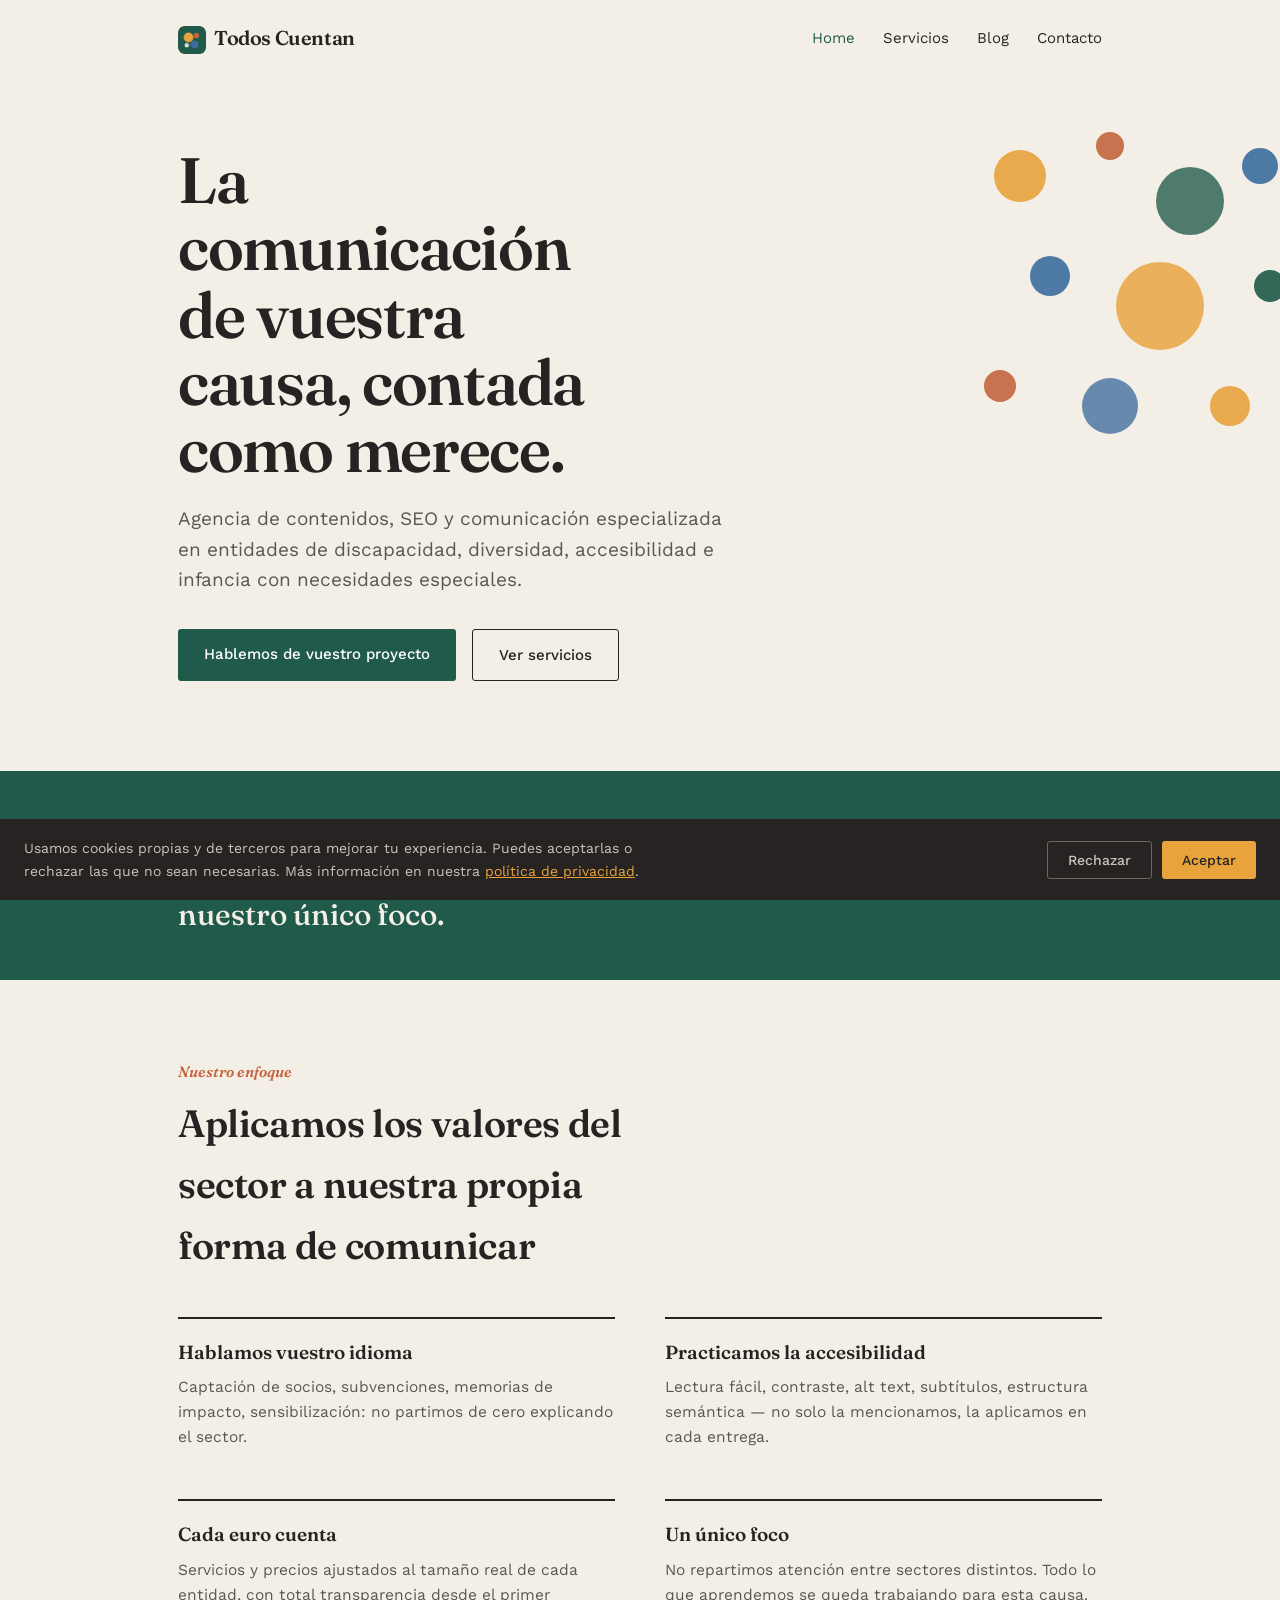
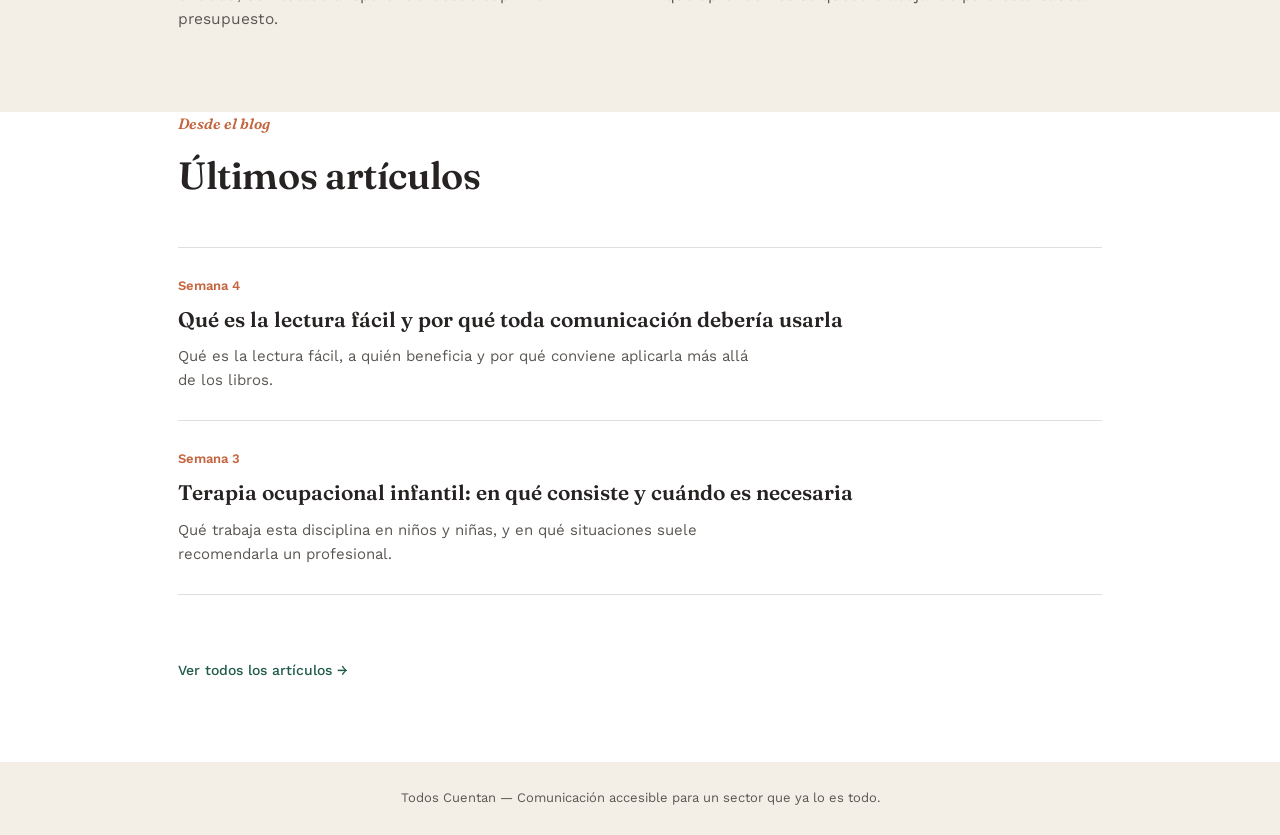
<file: index.html>
<!DOCTYPE html>
<html lang="es">
<head>
<meta charset="UTF-8">
<meta name="viewport" content="width=device-width, initial-scale=1.0">
<title>Todos Cuentan — Comunicación accesible para el tercer sector</title>
<meta name="description" content="Agencia de comunicación, contenidos y SEO especializada en entidades de discapacidad, diversidad, accesibilidad e infancia con necesidades especiales.">
<link rel="canonical" href="https://todoscuentan.org/">
<meta property="og:title" content="Todos Cuentan — Comunicación accesible para el tercer sector">
<meta property="og:description" content="Contenidos, SEO y comunicación para entidades de discapacidad, diversidad e infancia con necesidades especiales.">
<meta property="og:type" content="website">
<meta property="og:url" content="https://todoscuentan.org/">
<link rel="preconnect" href="https://fonts.googleapis.com">
<link rel="preconnect" href="https://fonts.gstatic.com" crossorigin>
<link href="https://fonts.googleapis.com/css2?family=Fraunces:opsz,wght@9..144,400;9..144,500;9..144,600&family=Work+Sans:wght@400;500;600&display=swap" rel="stylesheet">
<link rel="stylesheet" href="styles.css">
<link rel="icon" type="image/svg+xml" href="favicon.svg">
<link rel="icon" type="image/png" sizes="32x32" href="favicon-32.png">
<link rel="apple-touch-icon" href="apple-touch-icon.png">
<script type="application/ld+json">
{
  "@context": "https://schema.org",
  "@type": "Organization",
  "name": "Todos Cuentan",
  "url": "https://todoscuentan.org/",
  "logo": "https://todoscuentan.org/logo-mark.png",
  "description": "Agencia de comunicación, contenidos y SEO especializada en entidades de discapacidad, diversidad, accesibilidad e infancia con necesidades especiales.",
  "telephone": "+34671960735",
  "areaServed": "ES"
}
</script>
</head>
<body>

<header>
  <div class="wrap nav">
    <a class="brand" href="index.html"><img src="logo-mark.png" alt="Todos Cuentan" width="28" height="28" style="vertical-align:middle;border-radius:6px;margin-right:8px;">Todos Cuentan</a>
    <nav>
      <ul>
        <li><a href="index.html" class="active">Home</a></li>
        <li><a href="servicios.html">Servicios</a></li>
        <li><a href="blog.html">Blog</a></li>
        <li><a href="contacto.html">Contacto</a></li>
      </ul>
    </nav>
  </div>
</header>

<section class="hero">
  <div class="wrap">
    <h1>La comunicación de vuestra causa, contada como merece.</h1>
    <p class="lead">Agencia de contenidos, SEO y comunicación especializada en entidades de discapacidad, diversidad, accesibilidad e infancia con necesidades especiales.</p>
    <div class="cta-row">
      <a href="contacto.html" class="btn btn-primary">Hablemos de vuestro proyecto</a>
      <a href="servicios.html" class="btn btn-ghost">Ver servicios</a>
    </div>
  </div>
  <svg class="dots" viewBox="0 0 360 360" xmlns="http://www.w3.org/2000/svg" aria-hidden="true">
    <circle cx="60" cy="70" r="26" fill="#E8A33D"/>
    <circle cx="150" cy="40" r="14" fill="#C4653F"/>
    <circle cx="230" cy="95" r="34" fill="#1F5A4A" opacity="0.85"/>
    <circle cx="300" cy="60" r="18" fill="#3C6E9E"/>
    <circle cx="90" cy="170" r="20" fill="#3C6E9E"/>
    <circle cx="200" cy="200" r="44" fill="#E8A33D" opacity="0.9"/>
    <circle cx="310" cy="180" r="16" fill="#1F5A4A"/>
    <circle cx="40" cy="280" r="16" fill="#C4653F"/>
    <circle cx="150" cy="300" r="28" fill="#3C6E9E" opacity="0.85"/>
    <circle cx="270" cy="300" r="20" fill="#E8A33D"/>
  </svg>
</section>

<div class="manifesto">
  <div class="wrap">
    <p>No somos una agencia generalista que <span>también</span> trabaja con ONGs. Este sector es nuestro único foco.</p>
  </div>
</div>

<section>
  <div class="wrap">
    <div class="section-label">Nuestro enfoque</div>
    <h2 class="section-title">Aplicamos los valores del sector a nuestra propia forma de comunicar</h2>
    <div class="porque">
      <div class="porque-item">
        <h3>Hablamos vuestro idioma</h3>
        <p>Captación de socios, subvenciones, memorias de impacto, sensibilización: no partimos de cero explicando el sector.</p>
      </div>
      <div class="porque-item">
        <h3>Practicamos la accesibilidad</h3>
        <p>Lectura fácil, contraste, alt text, subtítulos, estructura semántica — no solo la mencionamos, la aplicamos en cada entrega.</p>
      </div>
      <div class="porque-item">
        <h3>Cada euro cuenta</h3>
        <p>Servicios y precios ajustados al tamaño real de cada entidad, con total transparencia desde el primer presupuesto.</p>
      </div>
      <div class="porque-item">
        <h3>Un único foco</h3>
        <p>No repartimos atención entre sectores distintos. Todo lo que aprendemos se queda trabajando para esta causa.</p>
      </div>
    </div>
  </div>
</section>

<section style="background:#fff; padding-top:0;">
  <div class="wrap">
    <div class="section-label">Desde el blog</div>
    <h2 class="section-title">Últimos artículos</h2>
    <div class="blog-list">
      <a class="blog-card" href="blog-lectura-facil.html">
        <span class="fecha">Semana 4</span>
        <h3>Qué es la lectura fácil y por qué toda comunicación debería usarla</h3>
        <p>Qué es la lectura fácil, a quién beneficia y por qué conviene aplicarla más allá de los libros.</p>
      </a>
      <a class="blog-card" href="blog-terapia-ocupacional-infantil.html">
        <span class="fecha">Semana 3</span>
        <h3>Terapia ocupacional infantil: en qué consiste y cuándo es necesaria</h3>
        <p>Qué trabaja esta disciplina en niños y niñas, y en qué situaciones suele recomendarla un profesional.</p>
      </a>
    </div>
    <div style="margin-top:24px;"><a href="blog.html" class="back-link">Ver todos los artículos →</a></div>
  </div>
</section>

<footer>
  <div class="wrap">
    Todos Cuentan — Comunicación accesible para un sector que ya lo es todo.
  </div>
</footer>

<script src="cookie-banner.js"></script>
</body>
</html>
</file>
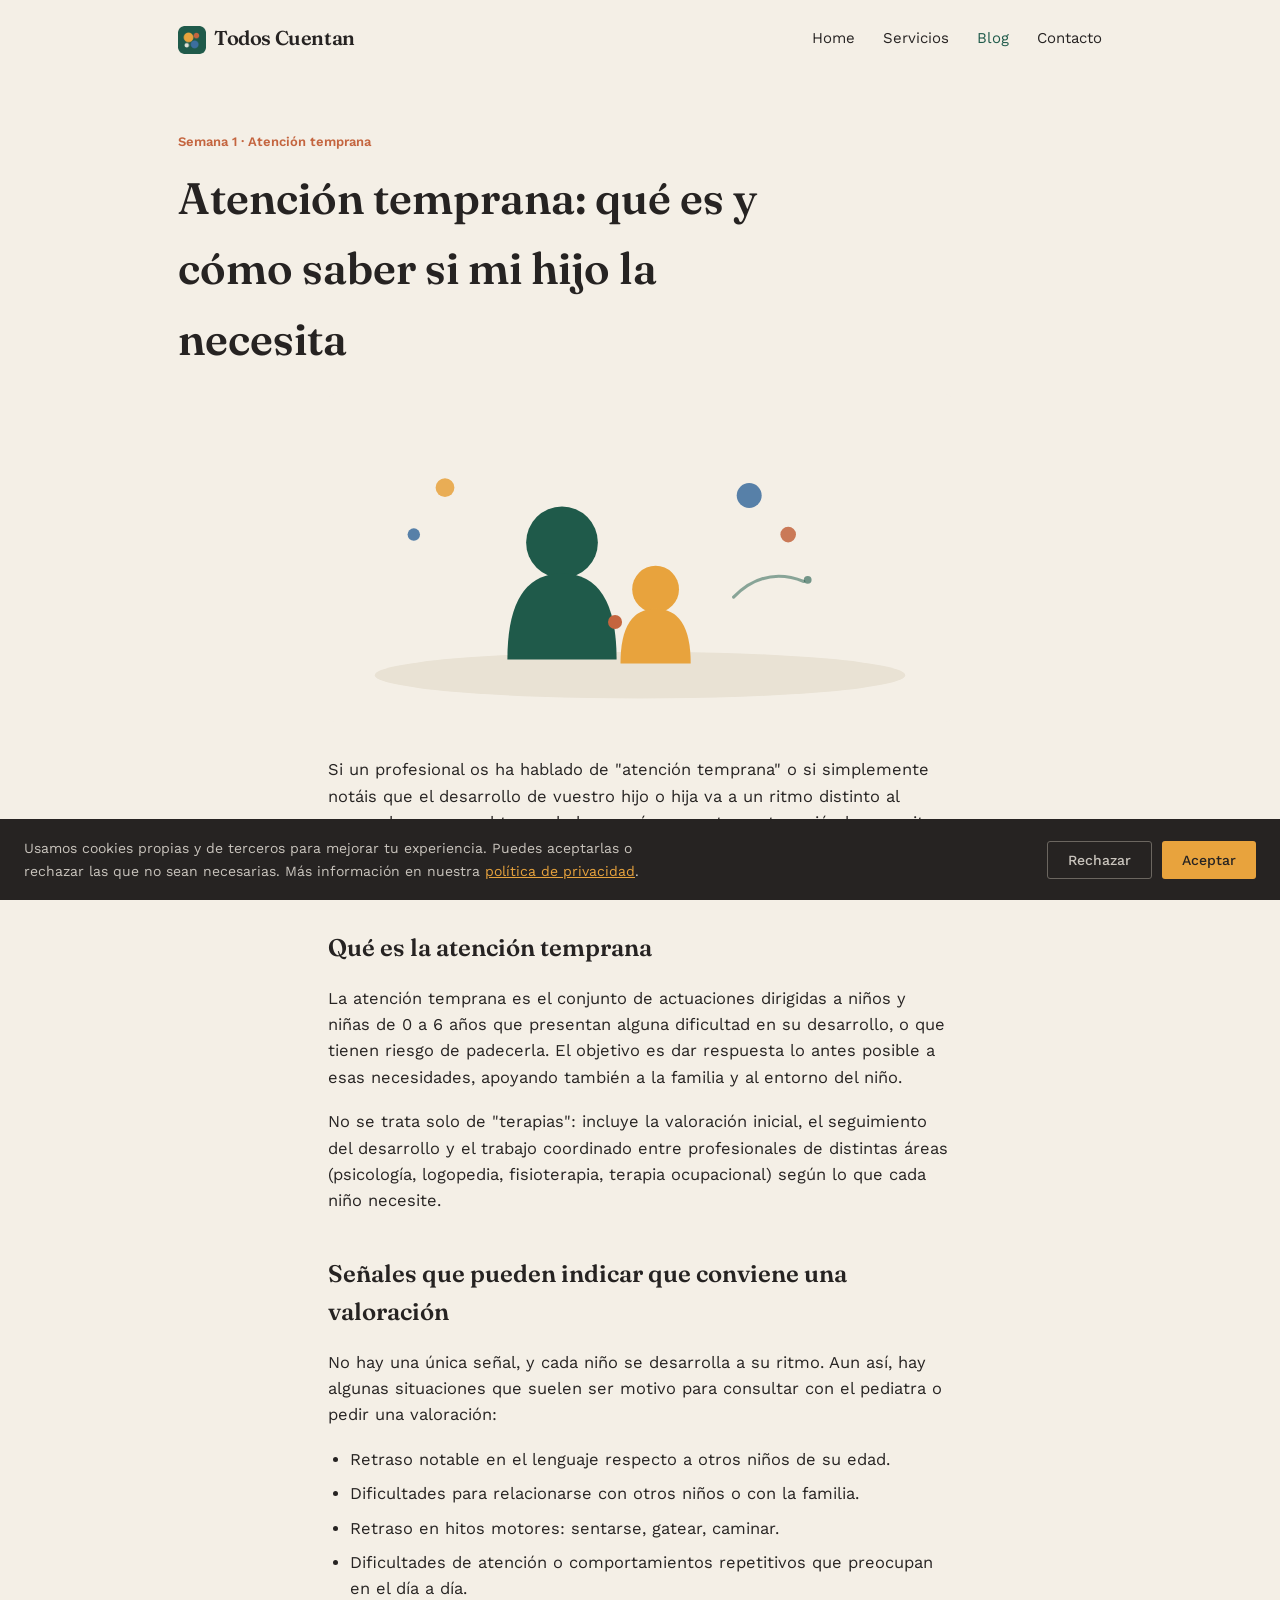
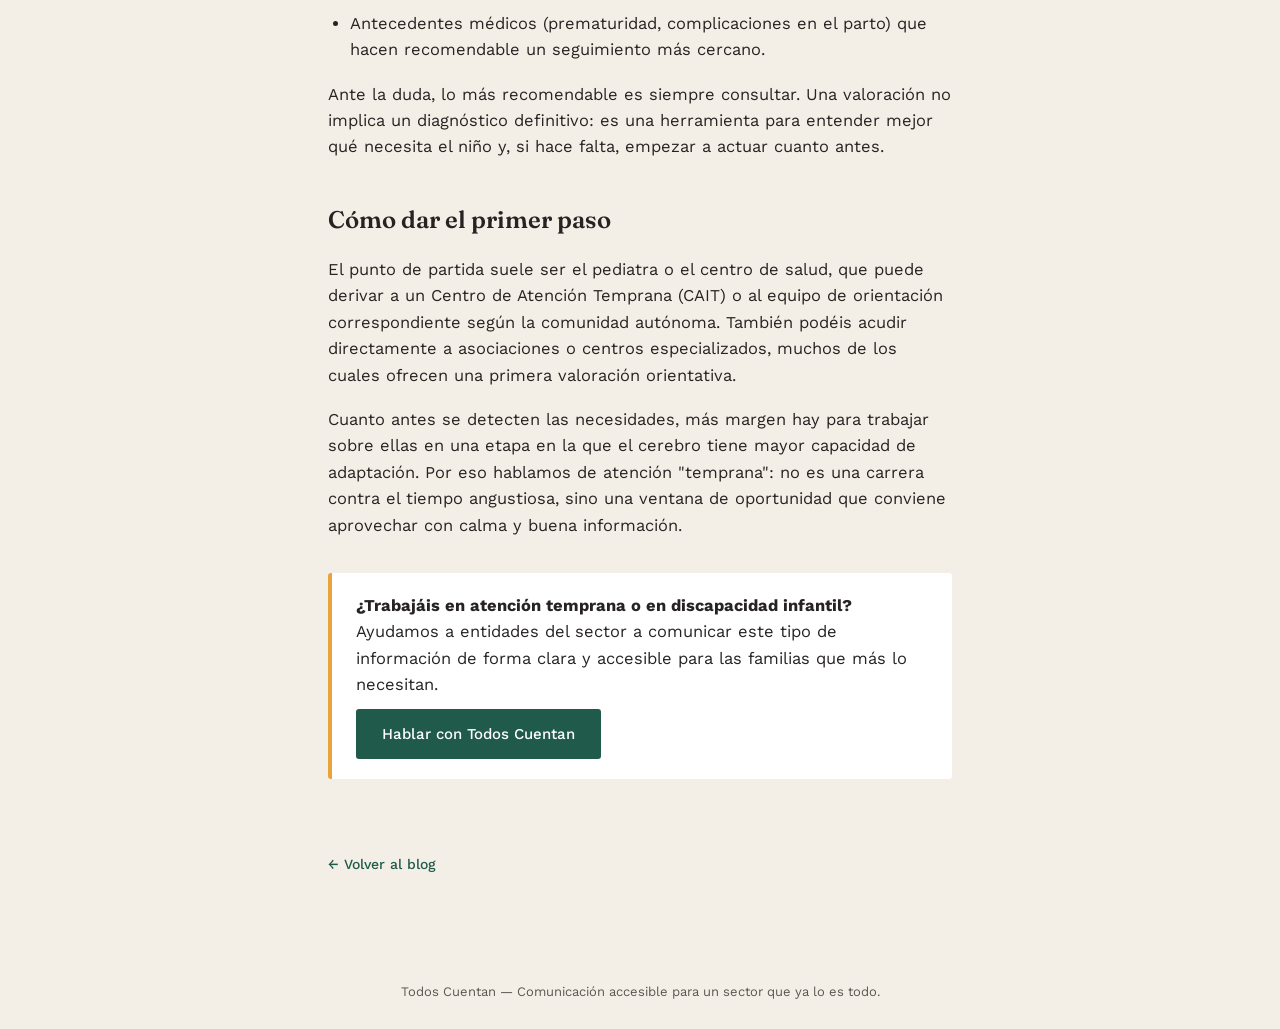
<file: blog-atencion-temprana-que-es.html>
<!DOCTYPE html>
<html lang="es">
<head>
<meta charset="UTF-8">
<meta name="viewport" content="width=device-width, initial-scale=1.0">
<title>Atención temprana: qué es y cómo saber si mi hijo la necesita — Todos Cuentan</title>
<meta name="description" content="Qué es la atención temprana, qué señales conviene vigilar en el desarrollo infantil y cómo dar el primer paso para pedir una valoración.">
<link rel="canonical" href="https://todoscuentan.org/blog-atencion-temprana-que-es.html">
<meta property="og:title" content="Atención temprana: qué es y cómo saber si mi hijo la necesita">
<meta property="og:description" content="Guía clara sobre qué es la atención temprana, señales a vigilar y cómo pedir una valoración.">
<meta property="og:type" content="article">
<meta property="og:url" content="https://todoscuentan.org/blog-atencion-temprana-que-es.html">
<link rel="preconnect" href="https://fonts.googleapis.com">
<link rel="preconnect" href="https://fonts.gstatic.com" crossorigin>
<link href="https://fonts.googleapis.com/css2?family=Fraunces:opsz,wght@9..144,400;9..144,500;9..144,600&family=Work+Sans:wght@400;500;600&display=swap" rel="stylesheet">
<link rel="stylesheet" href="styles.css">
<script type="application/ld+json">
{
  "@context": "https://schema.org",
  "@type": "Article",
  "headline": "Atención temprana: qué es y cómo saber si mi hijo la necesita",
  "description": "Qué es la atención temprana, qué señales conviene vigilar en el desarrollo infantil y cómo dar el primer paso para pedir una valoración.",
  "author": { "@type": "Organization", "name": "Todos Cuentan" },
  "publisher": { "@type": "Organization", "name": "Todos Cuentan" }
}
</script>
<link rel="icon" type="image/svg+xml" href="favicon.svg">
<link rel="icon" type="image/png" sizes="32x32" href="favicon-32.png">
<link rel="apple-touch-icon" href="apple-touch-icon.png">
</head>
<body>

<header>
  <div class="wrap nav">
    <a class="brand" href="index.html"><img src="logo-mark.png" alt="Todos Cuentan" width="28" height="28" style="vertical-align:middle;border-radius:6px;margin-right:8px;">Todos Cuentan</a>
    <nav>
      <ul>
        <li><a href="index.html">Home</a></li>
        <li><a href="servicios.html">Servicios</a></li>
        <li><a href="blog.html" class="active">Blog</a></li>
        <li><a href="contacto.html">Contacto</a></li>
      </ul>
    </nav>
  </div>
</header>

<div class="post-header">
  <div class="wrap">
    <span class="fecha">Semana 1 · Atención temprana</span>
    <h1>Atención temprana: qué es y cómo saber si mi hijo la necesita</h1>
  </div>
</div>

<section style="padding-top:0;">
  <div class="wrap post-body">
    <img src="img-atencion-temprana.svg" alt="Ilustración de atención temprana: acompañamiento profesional en el desarrollo infantil" style="width:100%; height:auto; border-radius:6px; margin-bottom:10px;" width="800" height="420">

    <p>Si un profesional os ha hablado de "atención temprana" o si simplemente notáis que el desarrollo de vuestro hijo o hija va a un ritmo distinto al esperado, es normal tener dudas: ¿qué es exactamente, quién la necesita y por dónde se empieza? En este artículo lo explicamos de forma clara y sin tecnicismos.</p>

    <h2>Qué es la atención temprana</h2>
    <p>La atención temprana es el conjunto de actuaciones dirigidas a niños y niñas de 0 a 6 años que presentan alguna dificultad en su desarrollo, o que tienen riesgo de padecerla. El objetivo es dar respuesta lo antes posible a esas necesidades, apoyando también a la familia y al entorno del niño.</p>
    <p>No se trata solo de "terapias": incluye la valoración inicial, el seguimiento del desarrollo y el trabajo coordinado entre profesionales de distintas áreas (psicología, logopedia, fisioterapia, terapia ocupacional) según lo que cada niño necesite.</p>

    <h2>Señales que pueden indicar que conviene una valoración</h2>
    <p>No hay una única señal, y cada niño se desarrolla a su ritmo. Aun así, hay algunas situaciones que suelen ser motivo para consultar con el pediatra o pedir una valoración:</p>
    <ul>
      <li>Retraso notable en el lenguaje respecto a otros niños de su edad.</li>
      <li>Dificultades para relacionarse con otros niños o con la familia.</li>
      <li>Retraso en hitos motores: sentarse, gatear, caminar.</li>
      <li>Dificultades de atención o comportamientos repetitivos que preocupan en el día a día.</li>
      <li>Antecedentes médicos (prematuridad, complicaciones en el parto) que hacen recomendable un seguimiento más cercano.</li>
    </ul>
    <p>Ante la duda, lo más recomendable es siempre consultar. Una valoración no implica un diagnóstico definitivo: es una herramienta para entender mejor qué necesita el niño y, si hace falta, empezar a actuar cuanto antes.</p>

    <h2>Cómo dar el primer paso</h2>
    <p>El punto de partida suele ser el pediatra o el centro de salud, que puede derivar a un Centro de Atención Temprana (CAIT) o al equipo de orientación correspondiente según la comunidad autónoma. También podéis acudir directamente a asociaciones o centros especializados, muchos de los cuales ofrecen una primera valoración orientativa.</p>
    <p>Cuanto antes se detecten las necesidades, más margen hay para trabajar sobre ellas en una etapa en la que el cerebro tiene mayor capacidad de adaptación. Por eso hablamos de atención "temprana": no es una carrera contra el tiempo angustiosa, sino una ventana de oportunidad que conviene aprovechar con calma y buena información.</p>

    <div class="post-cta">
      <p><strong>¿Trabajáis en atención temprana o en discapacidad infantil?</strong> Ayudamos a entidades del sector a comunicar este tipo de información de forma clara y accesible para las familias que más lo necesitan.</p>
      <a href="contacto.html" class="btn btn-primary">Hablar con Todos Cuentan</a>
    </div>

    <a class="back-link" href="blog.html">← Volver al blog</a>
  </div>
</section>

<footer>
  <div class="wrap">
    Todos Cuentan — Comunicación accesible para un sector que ya lo es todo.
  </div>
</footer>

<script src="cookie-banner.js"></script>
</body>
</html>
</file>
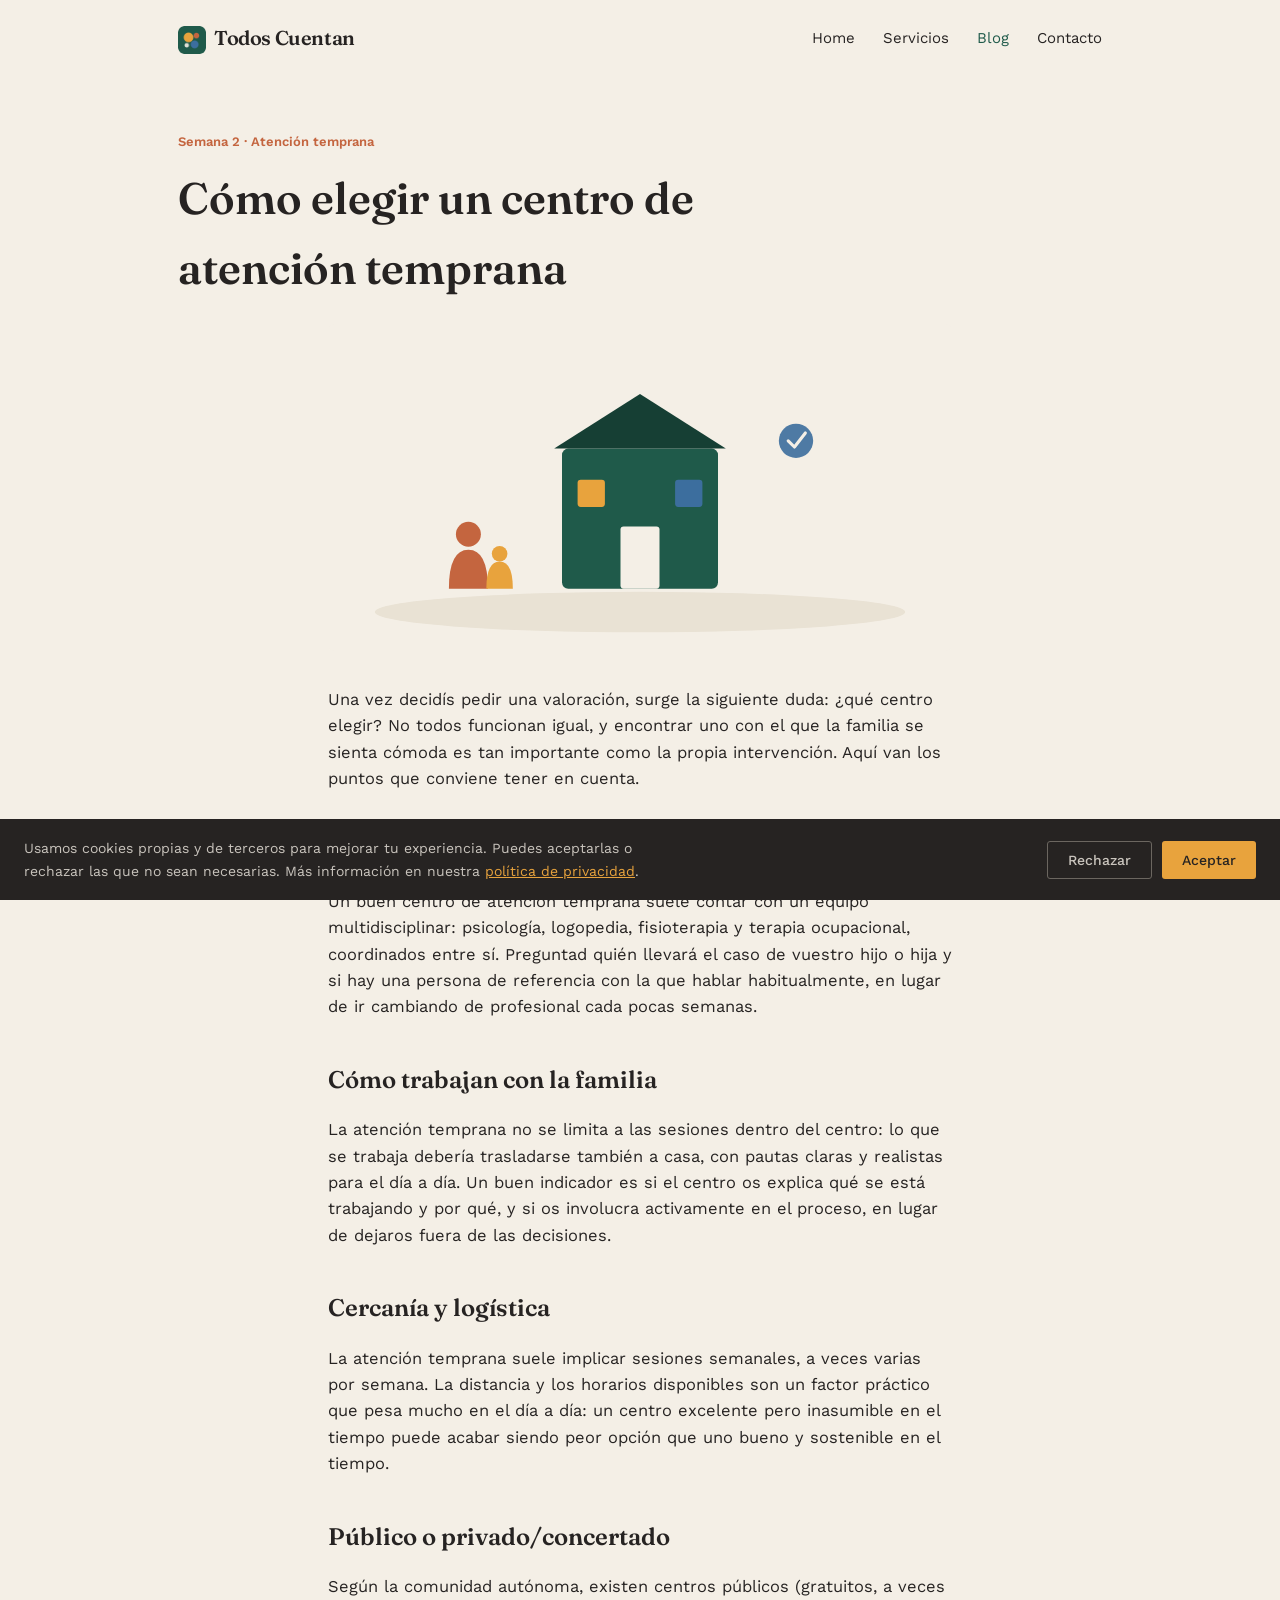
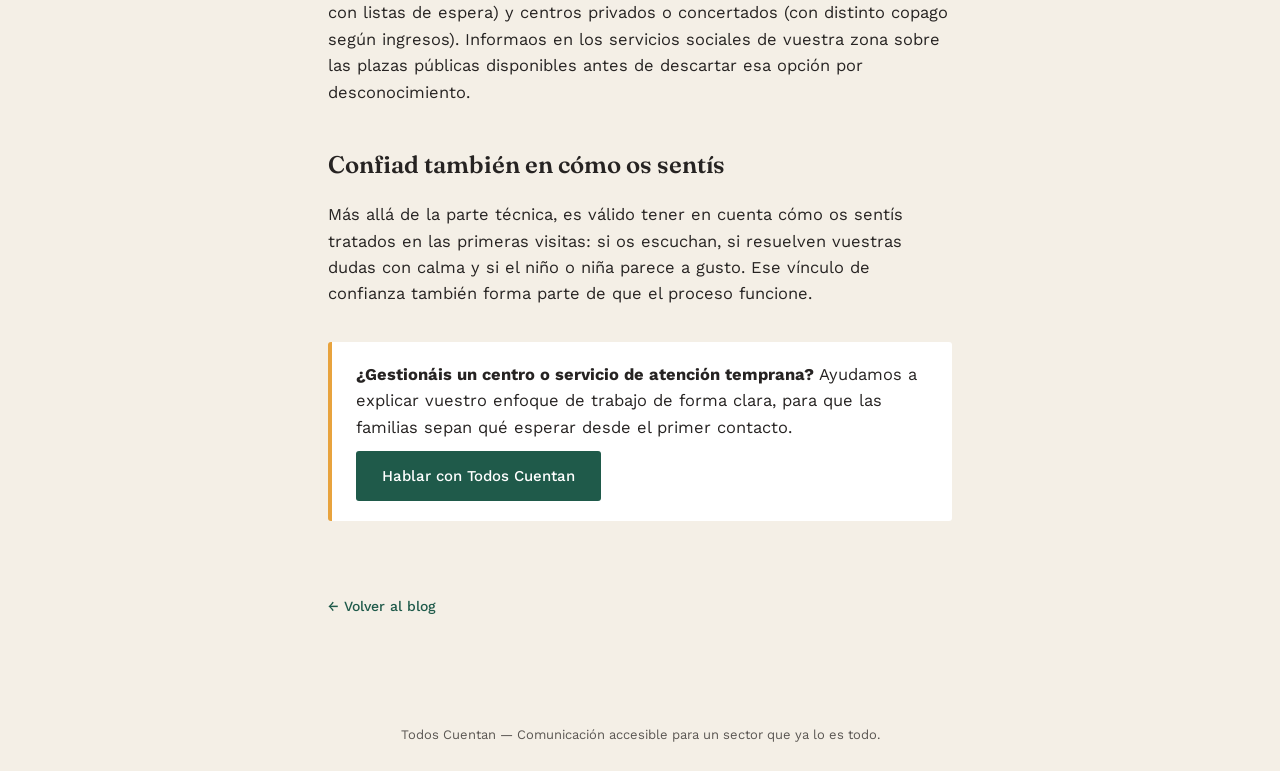
<file: blog-como-elegir-centro-atencion-temprana.html>
<!DOCTYPE html>
<html lang="es">
<head>
<meta charset="UTF-8">
<meta name="viewport" content="width=device-width, initial-scale=1.0">
<title>Cómo elegir un centro de atención temprana — Todos Cuentan</title>
<meta name="description" content="Qué mirar a la hora de elegir un centro de atención temprana: profesionales, enfoque de trabajo, cercanía y cómo se coordina con la familia.">
<link rel="canonical" href="https://todoscuentan.org/blog-como-elegir-centro-atencion-temprana.html">
<meta property="og:title" content="Cómo elegir un centro de atención temprana">
<meta property="og:description" content="Qué mirar a la hora de elegir un centro de atención temprana: profesionales, enfoque y coordinación con la familia.">
<meta property="og:type" content="article">
<meta property="og:url" content="https://todoscuentan.org/blog-como-elegir-centro-atencion-temprana.html">
<link rel="preconnect" href="https://fonts.googleapis.com">
<link rel="preconnect" href="https://fonts.gstatic.com" crossorigin>
<link href="https://fonts.googleapis.com/css2?family=Fraunces:opsz,wght@9..144,400;9..144,500;9..144,600&family=Work+Sans:wght@400;500;600&display=swap" rel="stylesheet">
<link rel="stylesheet" href="styles.css">
<link rel="icon" type="image/svg+xml" href="favicon.svg">
<link rel="icon" type="image/png" sizes="32x32" href="favicon-32.png">
<link rel="apple-touch-icon" href="apple-touch-icon.png">
<script type="application/ld+json">
{
  "@context": "https://schema.org",
  "@type": "Article",
  "headline": "Cómo elegir un centro de atención temprana",
  "description": "Qué mirar a la hora de elegir un centro de atención temprana: profesionales, enfoque de trabajo, cercanía y cómo se coordina con la familia.",
  "author": { "@type": "Organization", "name": "Todos Cuentan" },
  "publisher": { "@type": "Organization", "name": "Todos Cuentan" }
}
</script>
</head>
<body>

<header>
  <div class="wrap nav">
    <a class="brand" href="index.html"><img src="logo-mark.png" alt="Todos Cuentan" width="28" height="28" style="vertical-align:middle;border-radius:6px;margin-right:8px;">Todos Cuentan</a>
    <nav>
      <ul>
        <li><a href="index.html">Home</a></li>
        <li><a href="servicios.html">Servicios</a></li>
        <li><a href="blog.html" class="active">Blog</a></li>
        <li><a href="contacto.html">Contacto</a></li>
      </ul>
    </nav>
  </div>
</header>

<div class="post-header">
  <div class="wrap">
    <span class="fecha">Semana 2 · Atención temprana</span>
    <h1>Cómo elegir un centro de atención temprana</h1>
  </div>
</div>

<section style="padding-top:0;">
  <div class="wrap post-body">
    <img src="img-centro-atencion-temprana.svg" alt="Familia acudiendo a un centro de atención temprana para una primera valoración" style="width:100%; height:auto; border-radius:6px; margin-bottom:10px;" width="800" height="420">

    <p>Una vez decidís pedir una valoración, surge la siguiente duda: ¿qué centro elegir? No todos funcionan igual, y encontrar uno con el que la familia se sienta cómoda es tan importante como la propia intervención. Aquí van los puntos que conviene tener en cuenta.</p>

    <h2>Quién forma el equipo</h2>
    <p>Un buen centro de atención temprana suele contar con un equipo multidisciplinar: psicología, logopedia, fisioterapia y terapia ocupacional, coordinados entre sí. Preguntad quién llevará el caso de vuestro hijo o hija y si hay una persona de referencia con la que hablar habitualmente, en lugar de ir cambiando de profesional cada pocas semanas.</p>

    <h2>Cómo trabajan con la familia</h2>
    <p>La atención temprana no se limita a las sesiones dentro del centro: lo que se trabaja debería trasladarse también a casa, con pautas claras y realistas para el día a día. Un buen indicador es si el centro os explica qué se está trabajando y por qué, y si os involucra activamente en el proceso, en lugar de dejaros fuera de las decisiones.</p>

    <h2>Cercanía y logística</h2>
    <p>La atención temprana suele implicar sesiones semanales, a veces varias por semana. La distancia y los horarios disponibles son un factor práctico que pesa mucho en el día a día: un centro excelente pero inasumible en el tiempo puede acabar siendo peor opción que uno bueno y sostenible en el tiempo.</p>

    <h2>Público o privado/concertado</h2>
    <p>Según la comunidad autónoma, existen centros públicos (gratuitos, a veces con listas de espera) y centros privados o concertados (con distinto copago según ingresos). Informaos en los servicios sociales de vuestra zona sobre las plazas públicas disponibles antes de descartar esa opción por desconocimiento.</p>

    <h2>Confiad también en cómo os sentís</h2>
    <p>Más allá de la parte técnica, es válido tener en cuenta cómo os sentís tratados en las primeras visitas: si os escuchan, si resuelven vuestras dudas con calma y si el niño o niña parece a gusto. Ese vínculo de confianza también forma parte de que el proceso funcione.</p>

    <div class="post-cta">
      <p><strong>¿Gestionáis un centro o servicio de atención temprana?</strong> Ayudamos a explicar vuestro enfoque de trabajo de forma clara, para que las familias sepan qué esperar desde el primer contacto.</p>
      <a href="contacto.html" class="btn btn-primary">Hablar con Todos Cuentan</a>
    </div>

    <a class="back-link" href="blog.html">← Volver al blog</a>
  </div>
</section>

<footer>
  <div class="wrap">
    Todos Cuentan — Comunicación accesible para un sector que ya lo es todo.
  </div>
</footer>

<script src="cookie-banner.js"></script>
</body>
</html>
</file>
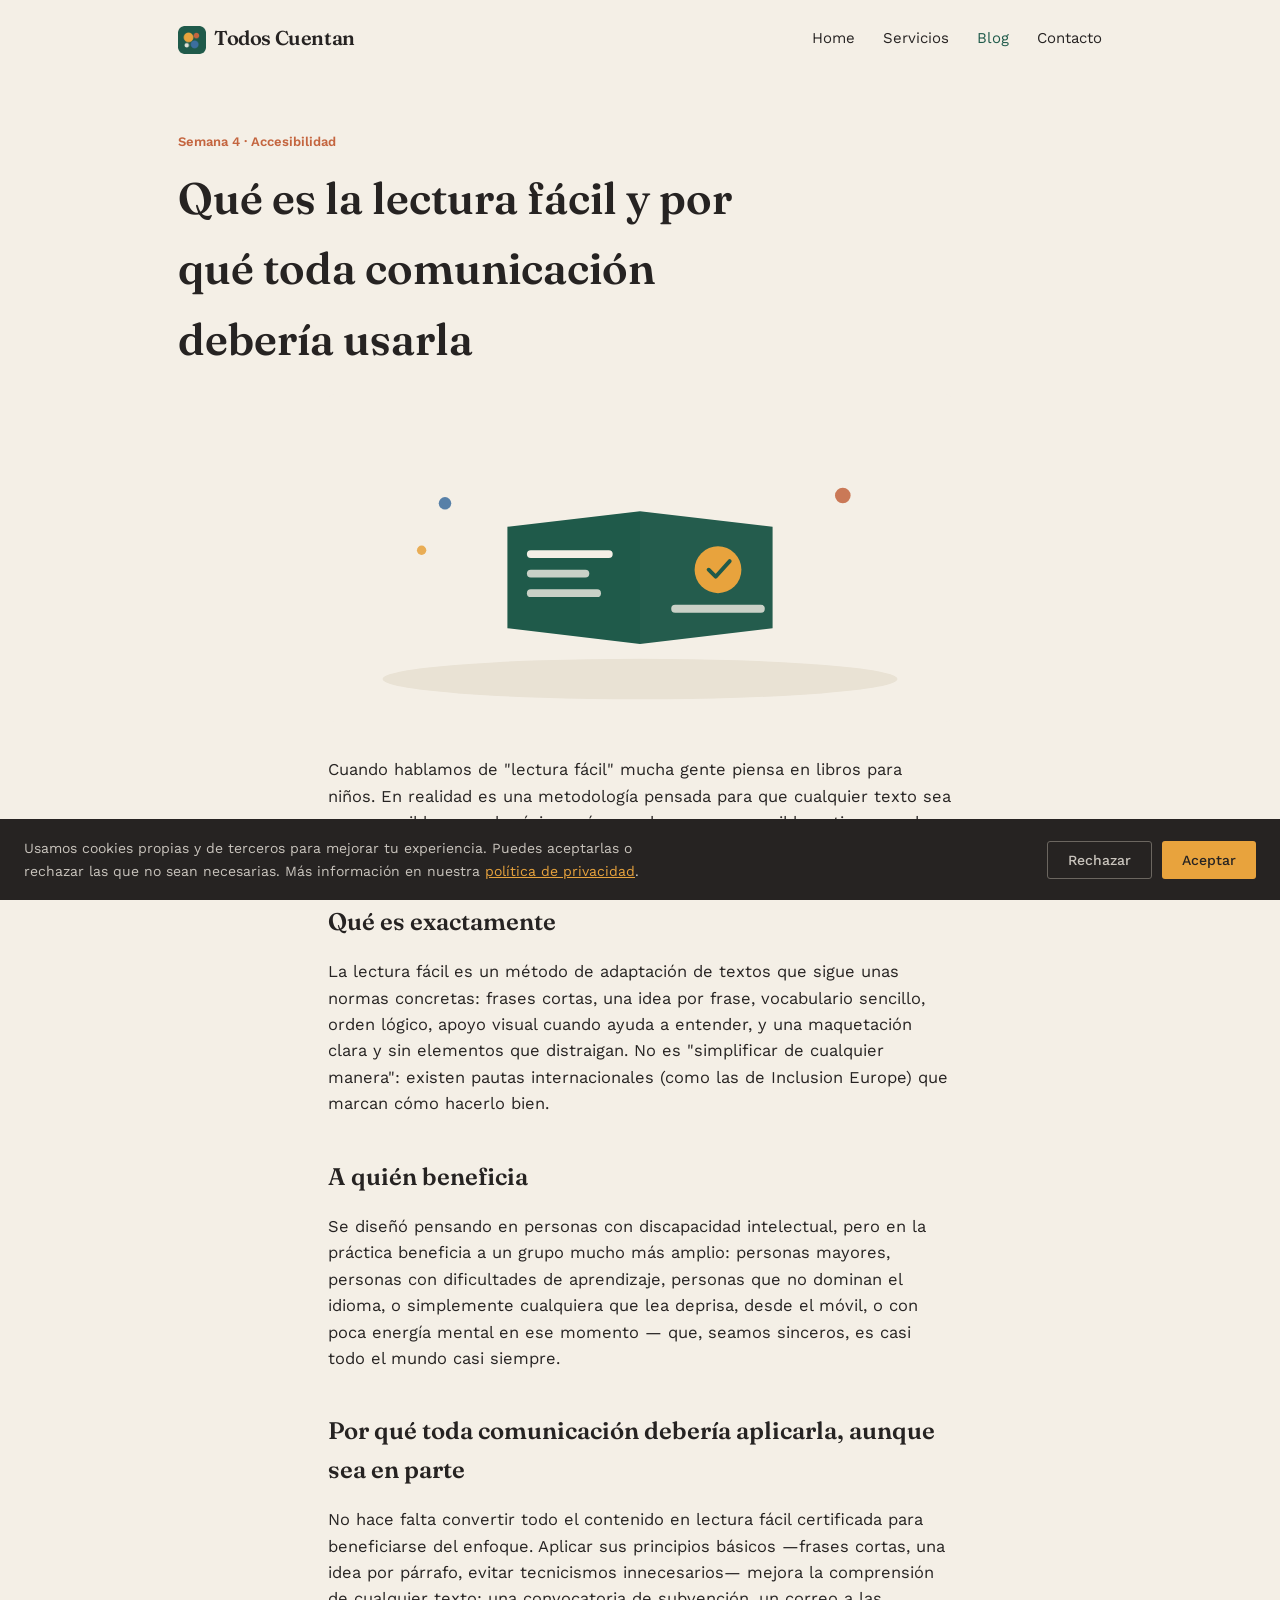
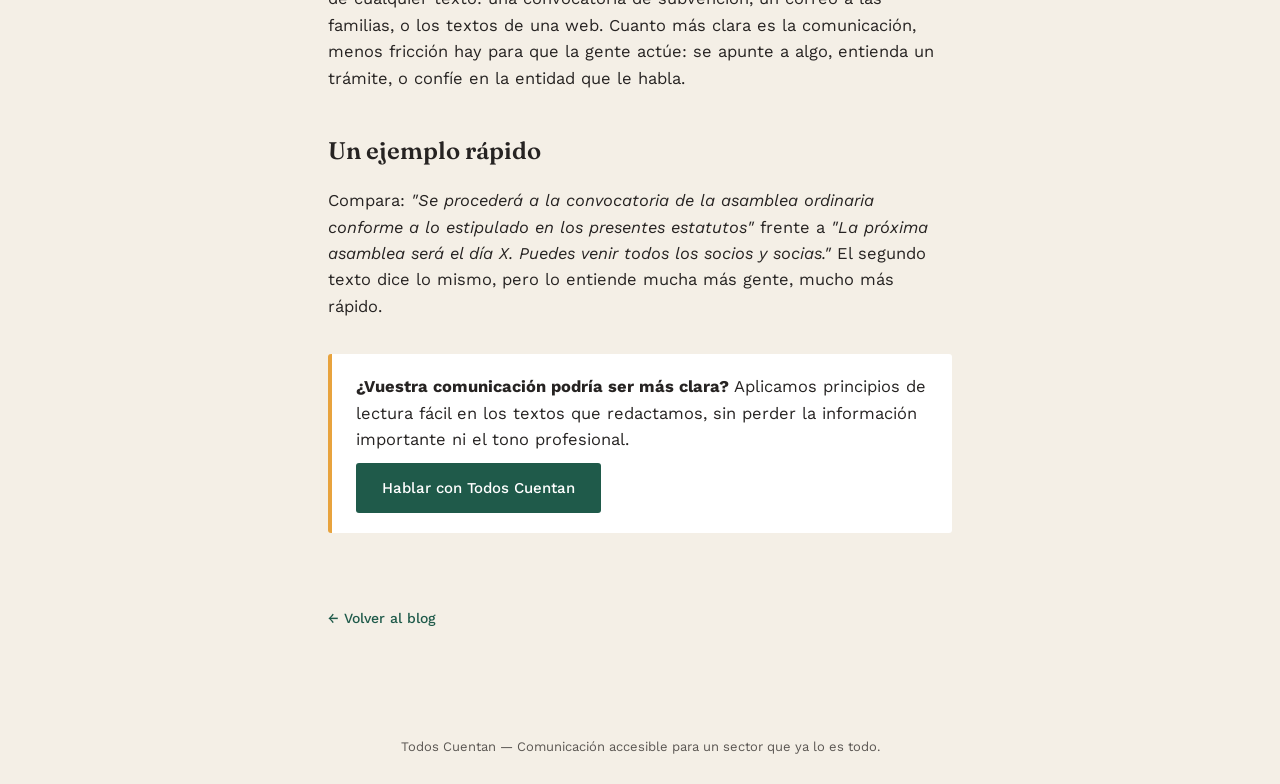
<file: blog-lectura-facil.html>
<!DOCTYPE html>
<html lang="es">
<head>
<meta charset="UTF-8">
<meta name="viewport" content="width=device-width, initial-scale=1.0">
<title>Qué es la lectura fácil y por qué toda comunicación debería usarla — Todos Cuentan</title>
<meta name="description" content="Qué es la lectura fácil, a quién beneficia y por qué es una buena práctica aplicarla en la comunicación de cualquier entidad, no solo en libros.">
<link rel="canonical" href="https://todoscuentan.org/blog-lectura-facil.html">
<meta property="og:title" content="Qué es la lectura fácil y por qué toda comunicación debería usarla">
<meta property="og:description" content="Qué es la lectura fácil, a quién beneficia y por qué conviene aplicarla en la comunicación de cualquier entidad.">
<meta property="og:type" content="article">
<meta property="og:url" content="https://todoscuentan.org/blog-lectura-facil.html">
<link rel="preconnect" href="https://fonts.googleapis.com">
<link rel="preconnect" href="https://fonts.gstatic.com" crossorigin>
<link href="https://fonts.googleapis.com/css2?family=Fraunces:opsz,wght@9..144,400;9..144,500;9..144,600&family=Work+Sans:wght@400;500;600&display=swap" rel="stylesheet">
<link rel="stylesheet" href="styles.css">
<link rel="icon" type="image/svg+xml" href="favicon.svg">
<link rel="icon" type="image/png" sizes="32x32" href="favicon-32.png">
<link rel="apple-touch-icon" href="apple-touch-icon.png">
<script type="application/ld+json">
{
  "@context": "https://schema.org",
  "@type": "Article",
  "headline": "Qué es la lectura fácil y por qué toda comunicación debería usarla",
  "description": "Qué es la lectura fácil, a quién beneficia y por qué es una buena práctica aplicarla en la comunicación de cualquier entidad.",
  "author": { "@type": "Organization", "name": "Todos Cuentan" },
  "publisher": { "@type": "Organization", "name": "Todos Cuentan" }
}
</script>
</head>
<body>

<header>
  <div class="wrap nav">
    <a class="brand" href="index.html"><img src="logo-mark.png" alt="Todos Cuentan" width="28" height="28" style="vertical-align:middle;border-radius:6px;margin-right:8px;">Todos Cuentan</a>
    <nav>
      <ul>
        <li><a href="index.html">Home</a></li>
        <li><a href="servicios.html">Servicios</a></li>
        <li><a href="blog.html" class="active">Blog</a></li>
        <li><a href="contacto.html">Contacto</a></li>
      </ul>
    </nav>
  </div>
</header>

<div class="post-header">
  <div class="wrap">
    <span class="fecha">Semana 4 · Accesibilidad</span>
    <h1>Qué es la lectura fácil y por qué toda comunicación debería usarla</h1>
  </div>
</div>

<section style="padding-top:0;">
  <div class="wrap post-body">
    <img src="img-lectura-facil.svg" alt="Libro con texto en lectura fácil: frases cortas y un pictograma de apoyo a la comprensión" style="width:100%; height:auto; border-radius:6px; margin-bottom:10px;" width="800" height="420">

    <p>Cuando hablamos de "lectura fácil" mucha gente piensa en libros para niños. En realidad es una metodología pensada para que cualquier texto sea comprensible para el máximo número de personas posible, y tiene mucho que aportar a la comunicación de cualquier entidad, no solo a la literatura.</p>

    <h2>Qué es exactamente</h2>
    <p>La lectura fácil es un método de adaptación de textos que sigue unas normas concretas: frases cortas, una idea por frase, vocabulario sencillo, orden lógico, apoyo visual cuando ayuda a entender, y una maquetación clara y sin elementos que distraigan. No es "simplificar de cualquier manera": existen pautas internacionales (como las de Inclusion Europe) que marcan cómo hacerlo bien.</p>

    <h2>A quién beneficia</h2>
    <p>Se diseñó pensando en personas con discapacidad intelectual, pero en la práctica beneficia a un grupo mucho más amplio: personas mayores, personas con dificultades de aprendizaje, personas que no dominan el idioma, o simplemente cualquiera que lea deprisa, desde el móvil, o con poca energía mental en ese momento — que, seamos sinceros, es casi todo el mundo casi siempre.</p>

    <h2>Por qué toda comunicación debería aplicarla, aunque sea en parte</h2>
    <p>No hace falta convertir todo el contenido en lectura fácil certificada para beneficiarse del enfoque. Aplicar sus principios básicos —frases cortas, una idea por párrafo, evitar tecnicismos innecesarios— mejora la comprensión de cualquier texto: una convocatoria de subvención, un correo a las familias, o los textos de una web. Cuanto más clara es la comunicación, menos fricción hay para que la gente actúe: se apunte a algo, entienda un trámite, o confíe en la entidad que le habla.</p>

    <h2>Un ejemplo rápido</h2>
    <p>Compara: <em>"Se procederá a la convocatoria de la asamblea ordinaria conforme a lo estipulado en los presentes estatutos"</em> frente a <em>"La próxima asamblea será el día X. Puedes venir todos los socios y socias."</em> El segundo texto dice lo mismo, pero lo entiende mucha más gente, mucho más rápido.</p>

    <div class="post-cta">
      <p><strong>¿Vuestra comunicación podría ser más clara?</strong> Aplicamos principios de lectura fácil en los textos que redactamos, sin perder la información importante ni el tono profesional.</p>
      <a href="contacto.html" class="btn btn-primary">Hablar con Todos Cuentan</a>
    </div>

    <a class="back-link" href="blog.html">← Volver al blog</a>
  </div>
</section>

<footer>
  <div class="wrap">
    Todos Cuentan — Comunicación accesible para un sector que ya lo es todo.
  </div>
</footer>

<script src="cookie-banner.js"></script>
</body>
</html>
</file>
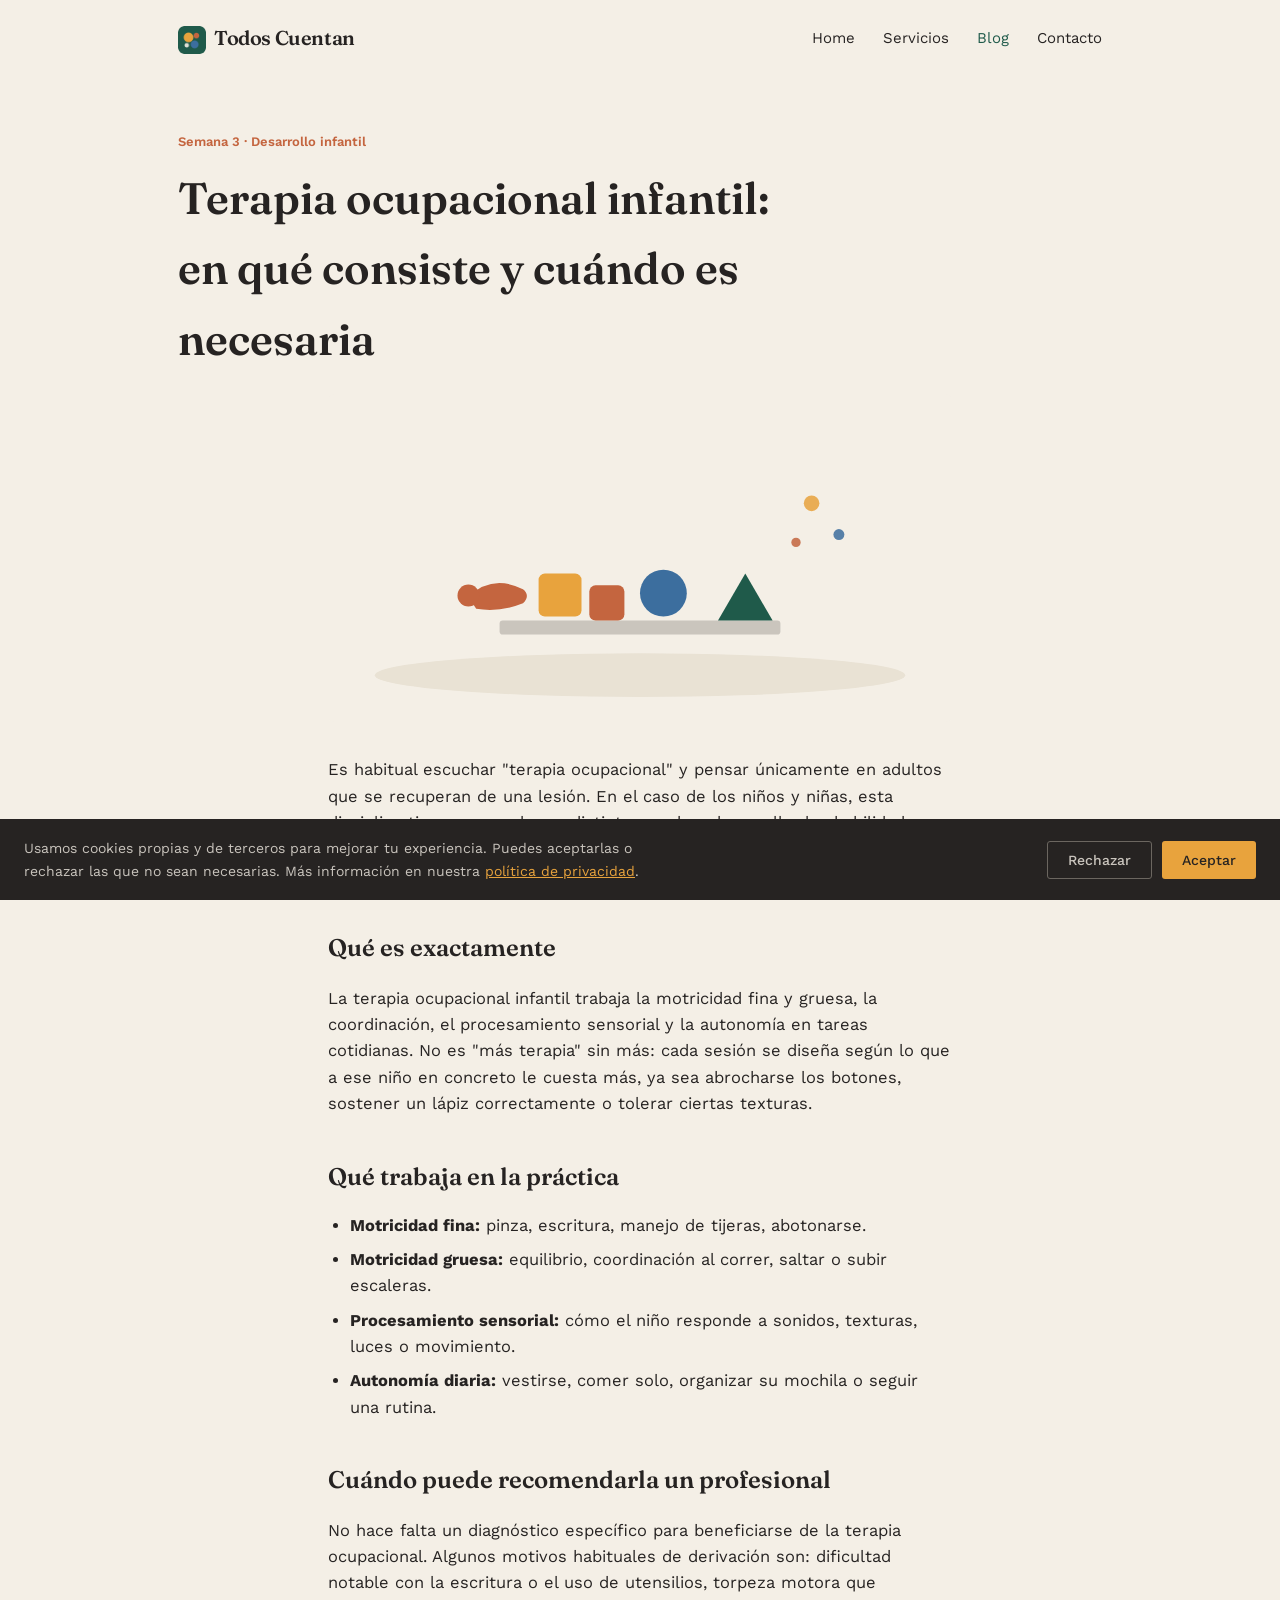
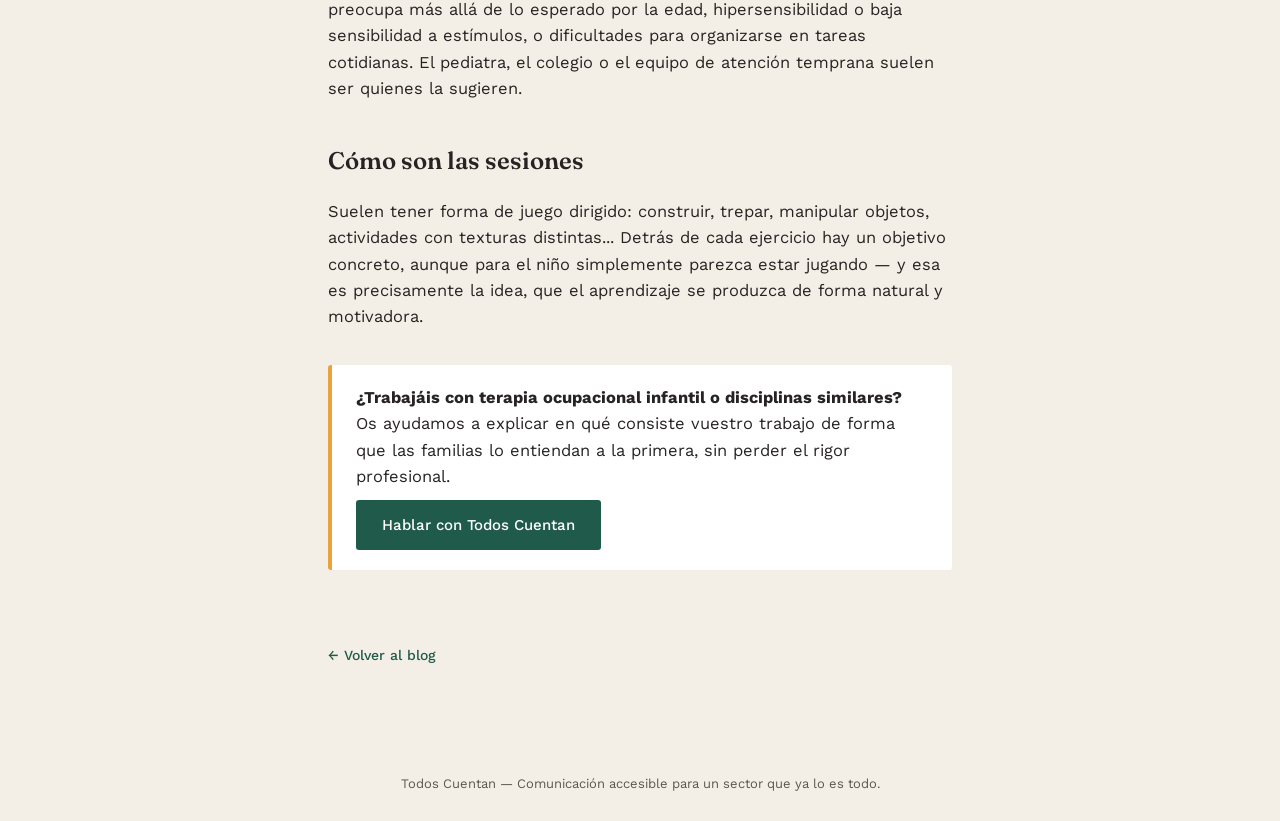
<file: blog-terapia-ocupacional-infantil.html>
<!DOCTYPE html>
<html lang="es">
<head>
<meta charset="UTF-8">
<meta name="viewport" content="width=device-width, initial-scale=1.0">
<title>Terapia ocupacional infantil: en qué consiste y cuándo es necesaria — Todos Cuentan</title>
<meta name="description" content="Qué es la terapia ocupacional infantil, qué trabaja exactamente y en qué situaciones puede recomendarla un profesional.">
<link rel="canonical" href="https://todoscuentan.org/blog-terapia-ocupacional-infantil.html">
<meta property="og:title" content="Terapia ocupacional infantil: en qué consiste y cuándo es necesaria">
<meta property="og:description" content="Qué es la terapia ocupacional infantil, qué trabaja exactamente y cuándo puede recomendarla un profesional.">
<meta property="og:type" content="article">
<meta property="og:url" content="https://todoscuentan.org/blog-terapia-ocupacional-infantil.html">
<link rel="preconnect" href="https://fonts.googleapis.com">
<link rel="preconnect" href="https://fonts.gstatic.com" crossorigin>
<link href="https://fonts.googleapis.com/css2?family=Fraunces:opsz,wght@9..144,400;9..144,500;9..144,600&family=Work+Sans:wght@400;500;600&display=swap" rel="stylesheet">
<link rel="stylesheet" href="styles.css">
<link rel="icon" type="image/svg+xml" href="favicon.svg">
<link rel="icon" type="image/png" sizes="32x32" href="favicon-32.png">
<link rel="apple-touch-icon" href="apple-touch-icon.png">
<script type="application/ld+json">
{
  "@context": "https://schema.org",
  "@type": "Article",
  "headline": "Terapia ocupacional infantil: en qué consiste y cuándo es necesaria",
  "description": "Qué es la terapia ocupacional infantil, qué trabaja exactamente y en qué situaciones puede recomendarla un profesional.",
  "author": { "@type": "Organization", "name": "Todos Cuentan" },
  "publisher": { "@type": "Organization", "name": "Todos Cuentan" }
}
</script>
</head>
<body>

<header>
  <div class="wrap nav">
    <a class="brand" href="index.html"><img src="logo-mark.png" alt="Todos Cuentan" width="28" height="28" style="vertical-align:middle;border-radius:6px;margin-right:8px;">Todos Cuentan</a>
    <nav>
      <ul>
        <li><a href="index.html">Home</a></li>
        <li><a href="servicios.html">Servicios</a></li>
        <li><a href="blog.html" class="active">Blog</a></li>
        <li><a href="contacto.html">Contacto</a></li>
      </ul>
    </nav>
  </div>
</header>

<div class="post-header">
  <div class="wrap">
    <span class="fecha">Semana 3 · Desarrollo infantil</span>
    <h1>Terapia ocupacional infantil: en qué consiste y cuándo es necesaria</h1>
  </div>
</div>

<section style="padding-top:0;">
  <div class="wrap post-body">
    <img src="img-terapia-ocupacional.svg" alt="Niño trabajando habilidades motoras con bloques en una sesión de terapia ocupacional infantil" style="width:100%; height:auto; border-radius:6px; margin-bottom:10px;" width="800" height="420">

    <p>Es habitual escuchar "terapia ocupacional" y pensar únicamente en adultos que se recuperan de una lesión. En el caso de los niños y niñas, esta disciplina tiene un papel muy distinto: ayuda a desarrollar las habilidades necesarias para las actividades del día a día, desde vestirse hasta jugar o escribir.</p>

    <h2>Qué es exactamente</h2>
    <p>La terapia ocupacional infantil trabaja la motricidad fina y gruesa, la coordinación, el procesamiento sensorial y la autonomía en tareas cotidianas. No es "más terapia" sin más: cada sesión se diseña según lo que a ese niño en concreto le cuesta más, ya sea abrocharse los botones, sostener un lápiz correctamente o tolerar ciertas texturas.</p>

    <h2>Qué trabaja en la práctica</h2>
    <ul>
      <li><strong>Motricidad fina:</strong> pinza, escritura, manejo de tijeras, abotonarse.</li>
      <li><strong>Motricidad gruesa:</strong> equilibrio, coordinación al correr, saltar o subir escaleras.</li>
      <li><strong>Procesamiento sensorial:</strong> cómo el niño responde a sonidos, texturas, luces o movimiento.</li>
      <li><strong>Autonomía diaria:</strong> vestirse, comer solo, organizar su mochila o seguir una rutina.</li>
    </ul>

    <h2>Cuándo puede recomendarla un profesional</h2>
    <p>No hace falta un diagnóstico específico para beneficiarse de la terapia ocupacional. Algunos motivos habituales de derivación son: dificultad notable con la escritura o el uso de utensilios, torpeza motora que preocupa más allá de lo esperado por la edad, hipersensibilidad o baja sensibilidad a estímulos, o dificultades para organizarse en tareas cotidianas. El pediatra, el colegio o el equipo de atención temprana suelen ser quienes la sugieren.</p>

    <h2>Cómo son las sesiones</h2>
    <p>Suelen tener forma de juego dirigido: construir, trepar, manipular objetos, actividades con texturas distintas... Detrás de cada ejercicio hay un objetivo concreto, aunque para el niño simplemente parezca estar jugando — y esa es precisamente la idea, que el aprendizaje se produzca de forma natural y motivadora.</p>

    <div class="post-cta">
      <p><strong>¿Trabajáis con terapia ocupacional infantil o disciplinas similares?</strong> Os ayudamos a explicar en qué consiste vuestro trabajo de forma que las familias lo entiendan a la primera, sin perder el rigor profesional.</p>
      <a href="contacto.html" class="btn btn-primary">Hablar con Todos Cuentan</a>
    </div>

    <a class="back-link" href="blog.html">← Volver al blog</a>
  </div>
</section>

<footer>
  <div class="wrap">
    Todos Cuentan — Comunicación accesible para un sector que ya lo es todo.
  </div>
</footer>

<script src="cookie-banner.js"></script>
</body>
</html>
</file>
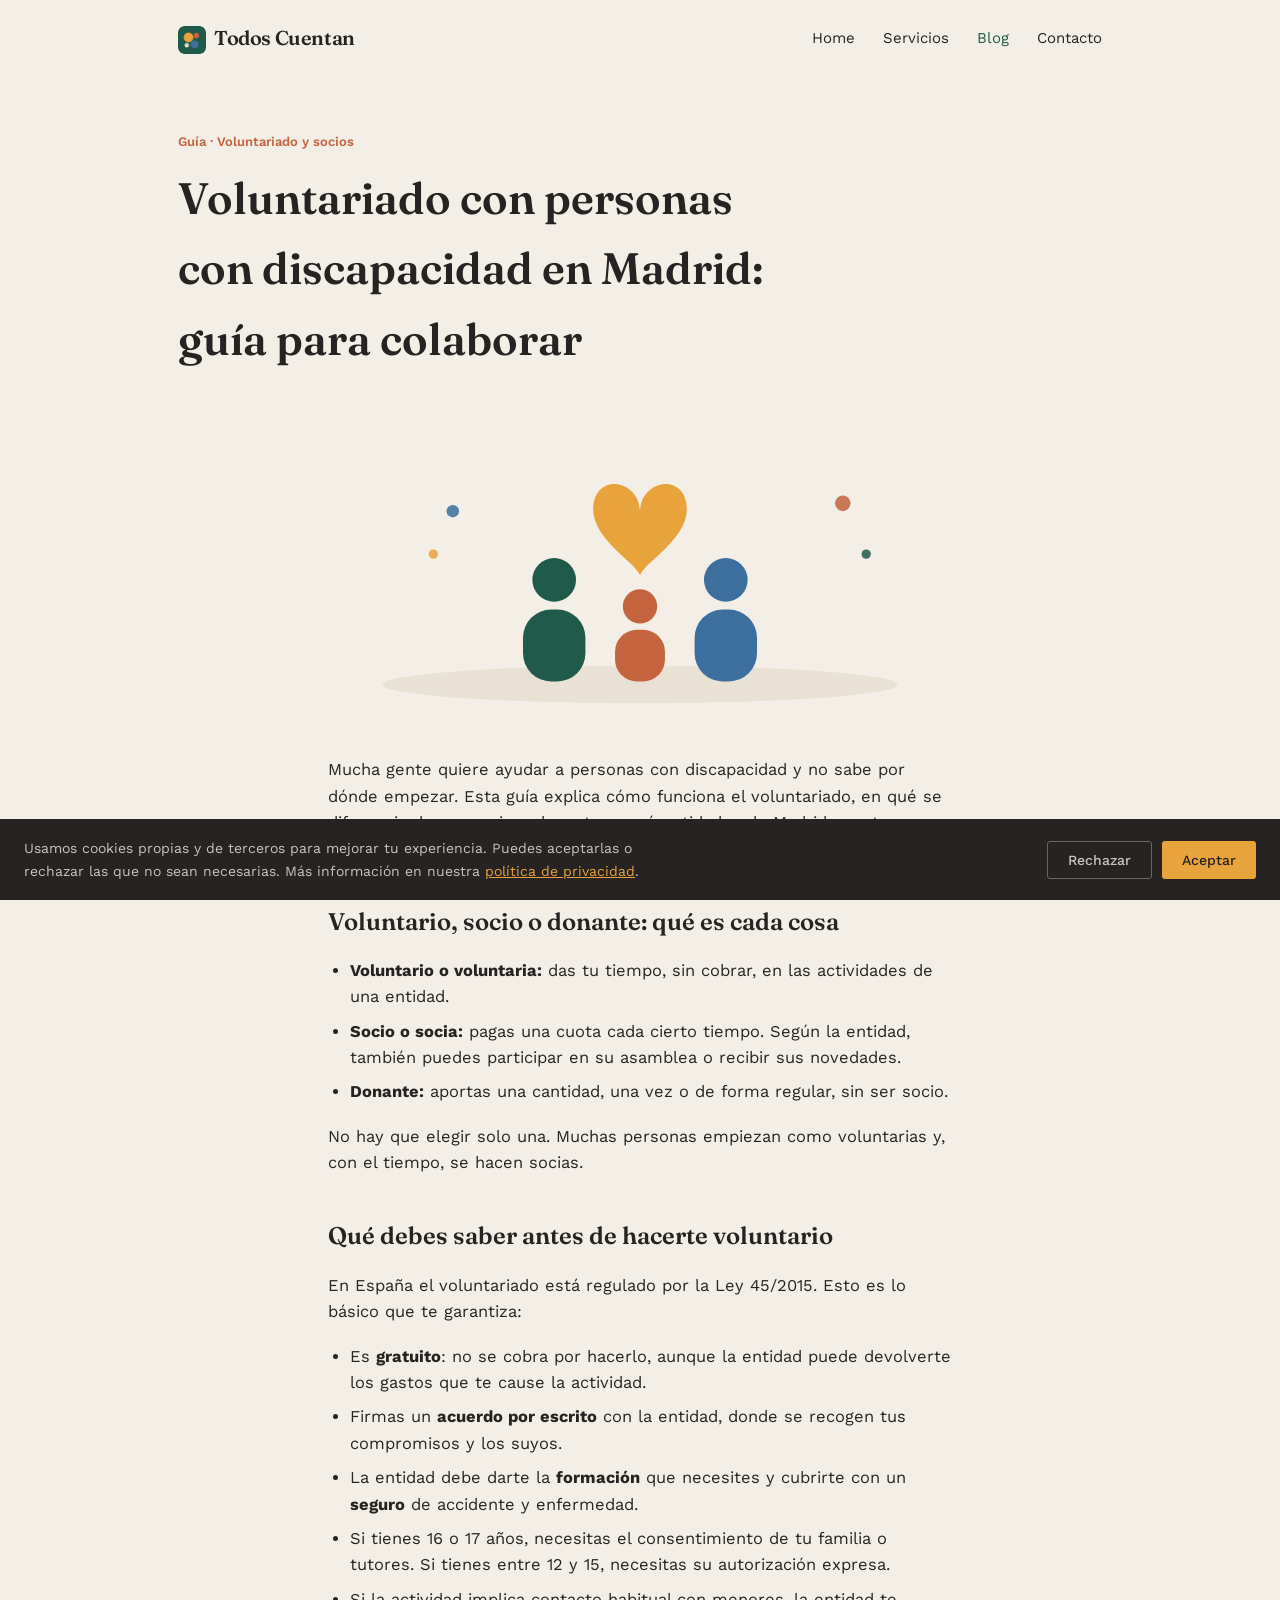
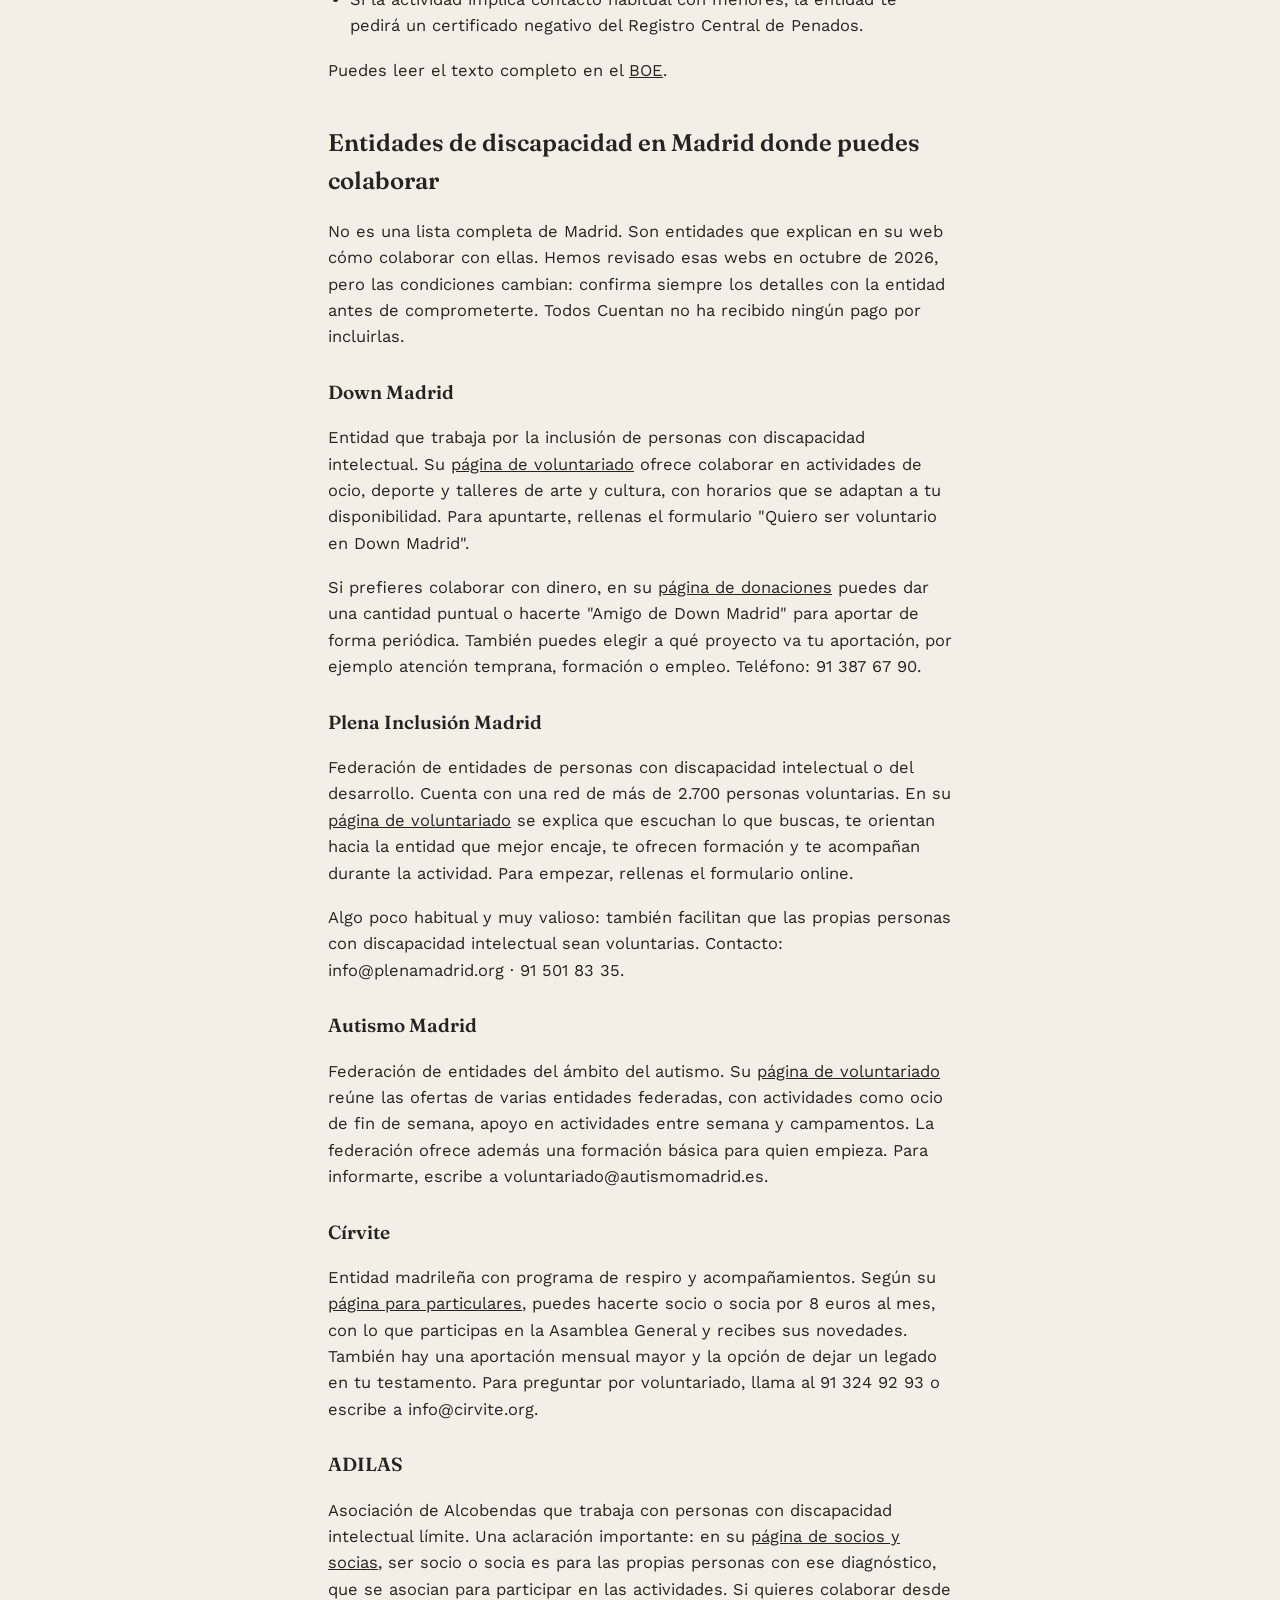
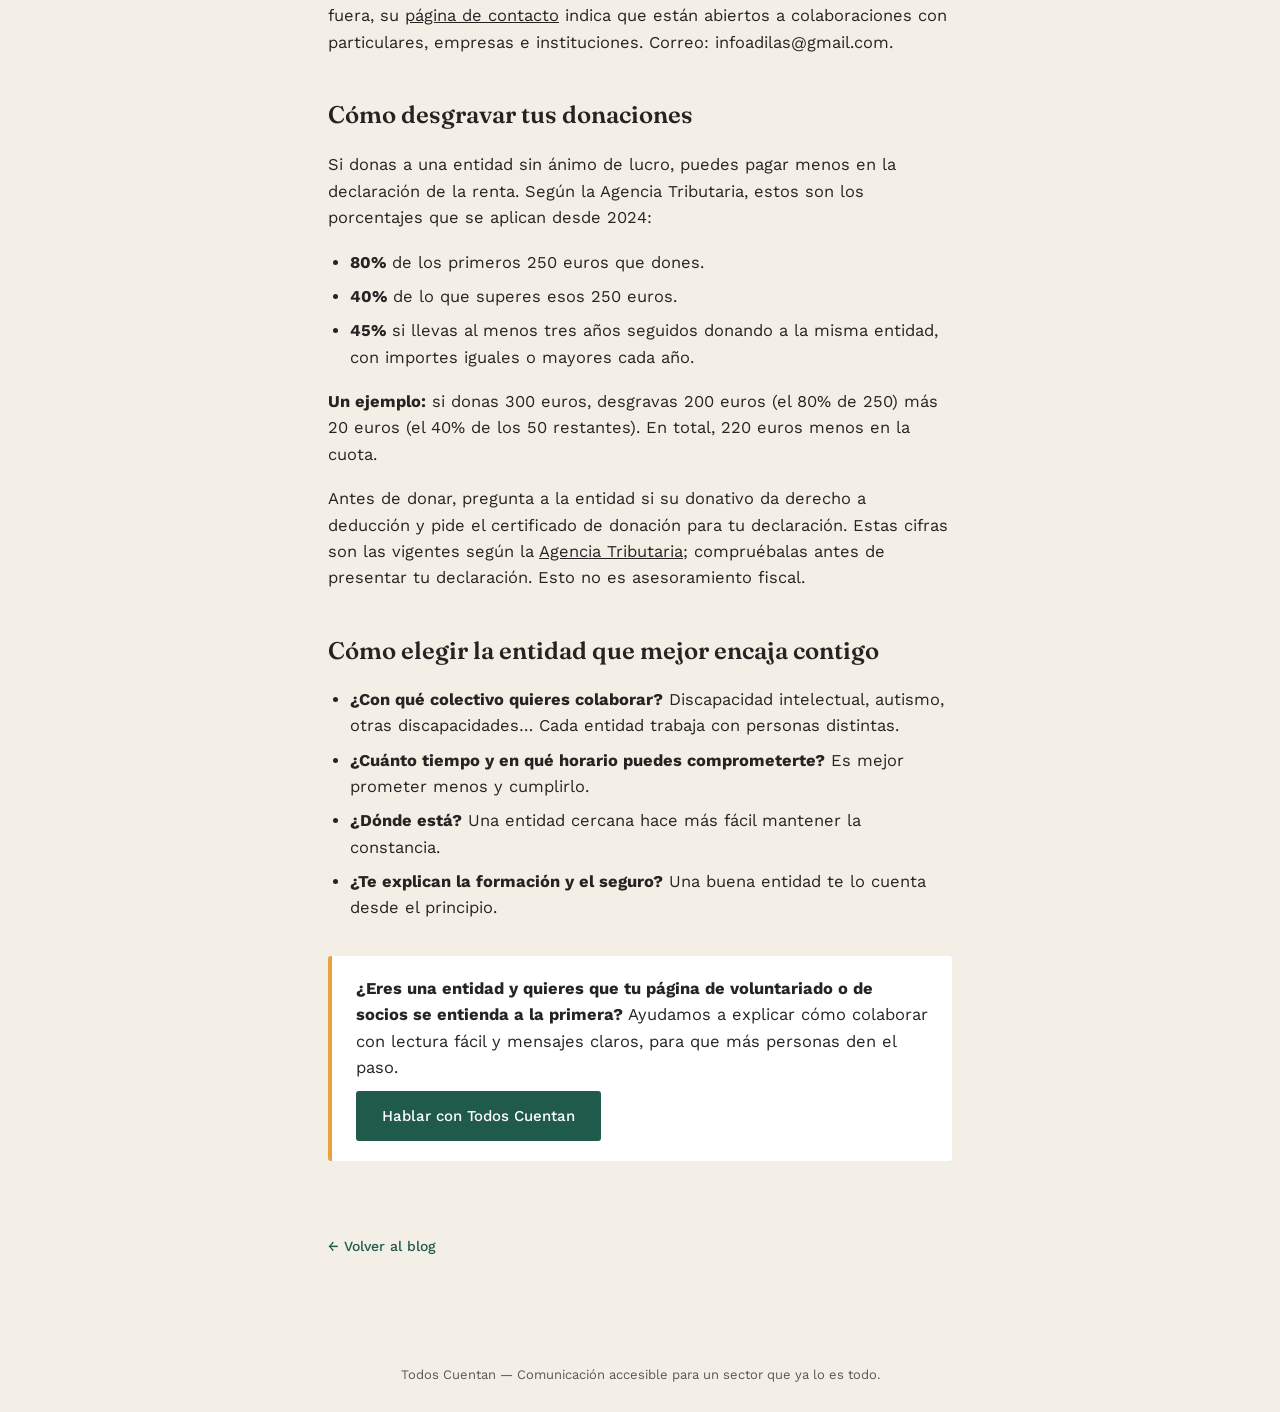
<file: blog-voluntariado-discapacidad-madrid.html>
<!DOCTYPE html>
<html lang="es">
<head>
<meta charset="UTF-8">
<meta name="viewport" content="width=device-width, initial-scale=1.0">
<title>Voluntariado con personas con discapacidad en Madrid: guía para colaborar — Todos Cuentan</title>
<meta name="description" content="Cómo hacerte voluntario o socio de una entidad de discapacidad en Madrid: qué dice la ley, qué entidades explican cómo colaborar y cómo desgravar tus donaciones.">
<link rel="canonical" href="https://todoscuentan.org/blog-voluntariado-discapacidad-madrid.html">
<meta property="og:title" content="Voluntariado con personas con discapacidad en Madrid: guía para colaborar">
<meta property="og:description" content="Cómo hacerte voluntario o socio de una entidad de discapacidad en Madrid, qué debes saber antes de empezar y cómo desgravar tus donaciones.">
<meta property="og:type" content="article">
<meta property="og:url" content="https://todoscuentan.org/blog-voluntariado-discapacidad-madrid.html">
<link rel="preconnect" href="https://fonts.googleapis.com">
<link rel="preconnect" href="https://fonts.gstatic.com" crossorigin>
<link href="https://fonts.googleapis.com/css2?family=Fraunces:opsz,wght@9..144,400;9..144,500;9..144,600&family=Work+Sans:wght@400;500;600&display=swap" rel="stylesheet">
<link rel="stylesheet" href="styles.css">
<link rel="icon" type="image/svg+xml" href="favicon.svg">
<link rel="icon" type="image/png" sizes="32x32" href="favicon-32.png">
<link rel="apple-touch-icon" href="apple-touch-icon.png">
<script type="application/ld+json">
{
  "@context": "https://schema.org",
  "@type": "Article",
  "headline": "Voluntariado con personas con discapacidad en Madrid: guía para colaborar",
  "description": "Cómo hacerte voluntario o socio de una entidad de discapacidad en Madrid, qué debes saber antes de empezar y cómo desgravar tus donaciones.",
  "datePublished": "2026-10-08",
  "dateModified": "2026-10-08",
  "author": { "@type": "Organization", "name": "Todos Cuentan" },
  "publisher": { "@type": "Organization", "name": "Todos Cuentan" }
}
</script>
</head>
<body>

<header>
  <div class="wrap nav">
    <a class="brand" href="index.html"><img src="logo-mark.png" alt="Todos Cuentan" width="28" height="28" style="vertical-align:middle;border-radius:6px;margin-right:8px;">Todos Cuentan</a>
    <nav>
      <ul>
        <li><a href="index.html">Home</a></li>
        <li><a href="servicios.html">Servicios</a></li>
        <li><a href="blog.html" class="active">Blog</a></li>
        <li><a href="contacto.html">Contacto</a></li>
      </ul>
    </nav>
  </div>
</header>

<div class="post-header">
  <div class="wrap">
    <span class="fecha">Guía · Voluntariado y socios</span>
    <h1>Voluntariado con personas con discapacidad en Madrid: guía para colaborar</h1>
  </div>
</div>

<section style="padding-top:0;">
  <div class="wrap post-body">
    <img src="img-voluntariado.svg" alt="Tres personas juntas bajo un corazón, una imagen de colaboración y apoyo" style="width:100%; height:auto; border-radius:6px; margin-bottom:10px;" width="800" height="420">

    <p>Mucha gente quiere ayudar a personas con discapacidad y no sabe por dónde empezar. Esta guía explica cómo funciona el voluntariado, en qué se diferencia de ser socio o donante, y qué entidades de Madrid cuentan en su web cómo colaborar con ellas.</p>

    <h2>Voluntario, socio o donante: qué es cada cosa</h2>
    <ul>
      <li><strong>Voluntario o voluntaria:</strong> das tu tiempo, sin cobrar, en las actividades de una entidad.</li>
      <li><strong>Socio o socia:</strong> pagas una cuota cada cierto tiempo. Según la entidad, también puedes participar en su asamblea o recibir sus novedades.</li>
      <li><strong>Donante:</strong> aportas una cantidad, una vez o de forma regular, sin ser socio.</li>
    </ul>
    <p>No hay que elegir solo una. Muchas personas empiezan como voluntarias y, con el tiempo, se hacen socias.</p>

    <h2>Qué debes saber antes de hacerte voluntario</h2>
    <p>En España el voluntariado está regulado por la Ley 45/2015. Esto es lo básico que te garantiza:</p>
    <ul>
      <li>Es <strong>gratuito</strong>: no se cobra por hacerlo, aunque la entidad puede devolverte los gastos que te cause la actividad.</li>
      <li>Firmas un <strong>acuerdo por escrito</strong> con la entidad, donde se recogen tus compromisos y los suyos.</li>
      <li>La entidad debe darte la <strong>formación</strong> que necesites y cubrirte con un <strong>seguro</strong> de accidente y enfermedad.</li>
      <li>Si tienes 16 o 17 años, necesitas el consentimiento de tu familia o tutores. Si tienes entre 12 y 15, necesitas su autorización expresa.</li>
      <li>Si la actividad implica contacto habitual con menores, la entidad te pedirá un certificado negativo del Registro Central de Penados.</li>
    </ul>
    <p>Puedes leer el texto completo en el <a href="https://www.boe.es/buscar/act.php?id=BOE-A-2015-11072" rel="noopener">BOE</a>.</p>

    <h2>Entidades de discapacidad en Madrid donde puedes colaborar</h2>
    <p>No es una lista completa de Madrid. Son entidades que explican en su web cómo colaborar con ellas. Hemos revisado esas webs en octubre de 2026, pero las condiciones cambian: confirma siempre los detalles con la entidad antes de comprometerte. Todos Cuentan no ha recibido ningún pago por incluirlas.</p>

    <h3>Down Madrid</h3>
    <p>Entidad que trabaja por la inclusión de personas con discapacidad intelectual. Su <a href="https://downmadrid.org/voluntariado/" rel="noopener">página de voluntariado</a> ofrece colaborar en actividades de ocio, deporte y talleres de arte y cultura, con horarios que se adaptan a tu disponibilidad. Para apuntarte, rellenas el formulario "Quiero ser voluntario en Down Madrid".</p>
    <p>Si prefieres colaborar con dinero, en su <a href="https://downmadrid.org/dona-a-un-proyecto-social/" rel="noopener">página de donaciones</a> puedes dar una cantidad puntual o hacerte "Amigo de Down Madrid" para aportar de forma periódica. También puedes elegir a qué proyecto va tu aportación, por ejemplo atención temprana, formación o empleo. Teléfono: 91 387 67 90.</p>

    <h3>Plena Inclusión Madrid</h3>
    <p>Federación de entidades de personas con discapacidad intelectual o del desarrollo. Cuenta con una red de más de 2.700 personas voluntarias. En su <a href="https://plenainclusionmadrid.org/voluntariado/" rel="noopener">página de voluntariado</a> se explica que escuchan lo que buscas, te orientan hacia la entidad que mejor encaje, te ofrecen formación y te acompañan durante la actividad. Para empezar, rellenas el formulario online.</p>
    <p>Algo poco habitual y muy valioso: también facilitan que las propias personas con discapacidad intelectual sean voluntarias. Contacto: info@plenamadrid.org · 91 501 83 35.</p>

    <h3>Autismo Madrid</h3>
    <p>Federación de entidades del ámbito del autismo. Su <a href="https://autismomadrid.es/unete-al-voluntariado/" rel="noopener">página de voluntariado</a> reúne las ofertas de varias entidades federadas, con actividades como ocio de fin de semana, apoyo en actividades entre semana y campamentos. La federación ofrece además una formación básica para quien empieza. Para informarte, escribe a voluntariado@autismomadrid.es.</p>

    <h3>Círvite</h3>
    <p>Entidad madrileña con programa de respiro y acompañamientos. Según su <a href="https://www.cirvite.org/colabora/particulares-o-buenas-personas" rel="noopener">página para particulares</a>, puedes hacerte socio o socia por 8 euros al mes, con lo que participas en la Asamblea General y recibes sus novedades. También hay una aportación mensual mayor y la opción de dejar un legado en tu testamento. Para preguntar por voluntariado, llama al 91 324 92 93 o escribe a info@cirvite.org.</p>

    <h3>ADILAS</h3>
    <p>Asociación de Alcobendas que trabaja con personas con discapacidad intelectual límite. Una aclaración importante: en su <a href="https://adilas.es/socios-y-socias/" rel="noopener">página de socios y socias</a>, ser socio o socia es para las propias personas con ese diagnóstico, que se asocian para participar en las actividades. Si quieres colaborar desde fuera, su <a href="https://adilas.es/contacto" rel="noopener">página de contacto</a> indica que están abiertos a colaboraciones con particulares, empresas e instituciones. Correo: infoadilas@gmail.com.</p>

    <h2>Cómo desgravar tus donaciones</h2>
    <p>Si donas a una entidad sin ánimo de lucro, puedes pagar menos en la declaración de la renta. Según la Agencia Tributaria, estos son los porcentajes que se aplican desde 2024:</p>
    <ul>
      <li><strong>80%</strong> de los primeros 250 euros que dones.</li>
      <li><strong>40%</strong> de lo que superes esos 250 euros.</li>
      <li><strong>45%</strong> si llevas al menos tres años seguidos donando a la misma entidad, con importes iguales o mayores cada año.</li>
    </ul>
    <p><strong>Un ejemplo:</strong> si donas 300 euros, desgravas 200 euros (el 80% de 250) más 20 euros (el 40% de los 50 restantes). En total, 220 euros menos en la cuota.</p>
    <p>Antes de donar, pregunta a la entidad si su donativo da derecho a deducción y pide el certificado de donación para tu declaración. Estas cifras son las vigentes según la <a href="https://sede.agenciatributaria.gob.es/Sede/todas-noticias/2023/diciembre/20/regimen-fiscal-entidades-sin-fines-mecenazgo.html" rel="noopener">Agencia Tributaria</a>; compruébalas antes de presentar tu declaración. Esto no es asesoramiento fiscal.</p>

    <h2>Cómo elegir la entidad que mejor encaja contigo</h2>
    <ul>
      <li><strong>¿Con qué colectivo quieres colaborar?</strong> Discapacidad intelectual, autismo, otras discapacidades… Cada entidad trabaja con personas distintas.</li>
      <li><strong>¿Cuánto tiempo y en qué horario puedes comprometerte?</strong> Es mejor prometer menos y cumplirlo.</li>
      <li><strong>¿Dónde está?</strong> Una entidad cercana hace más fácil mantener la constancia.</li>
      <li><strong>¿Te explican la formación y el seguro?</strong> Una buena entidad te lo cuenta desde el principio.</li>
    </ul>

    <div class="post-cta">
      <p><strong>¿Eres una entidad y quieres que tu página de voluntariado o de socios se entienda a la primera?</strong> Ayudamos a explicar cómo colaborar con lectura fácil y mensajes claros, para que más personas den el paso.</p>
      <a href="contacto.html" class="btn btn-primary">Hablar con Todos Cuentan</a>
    </div>

    <a class="back-link" href="blog.html">← Volver al blog</a>
  </div>
</section>

<footer>
  <div class="wrap">
    Todos Cuentan — Comunicación accesible para un sector que ya lo es todo.
  </div>
</footer>

<script src="cookie-banner.js"></script>
</body>
</html>
</file>
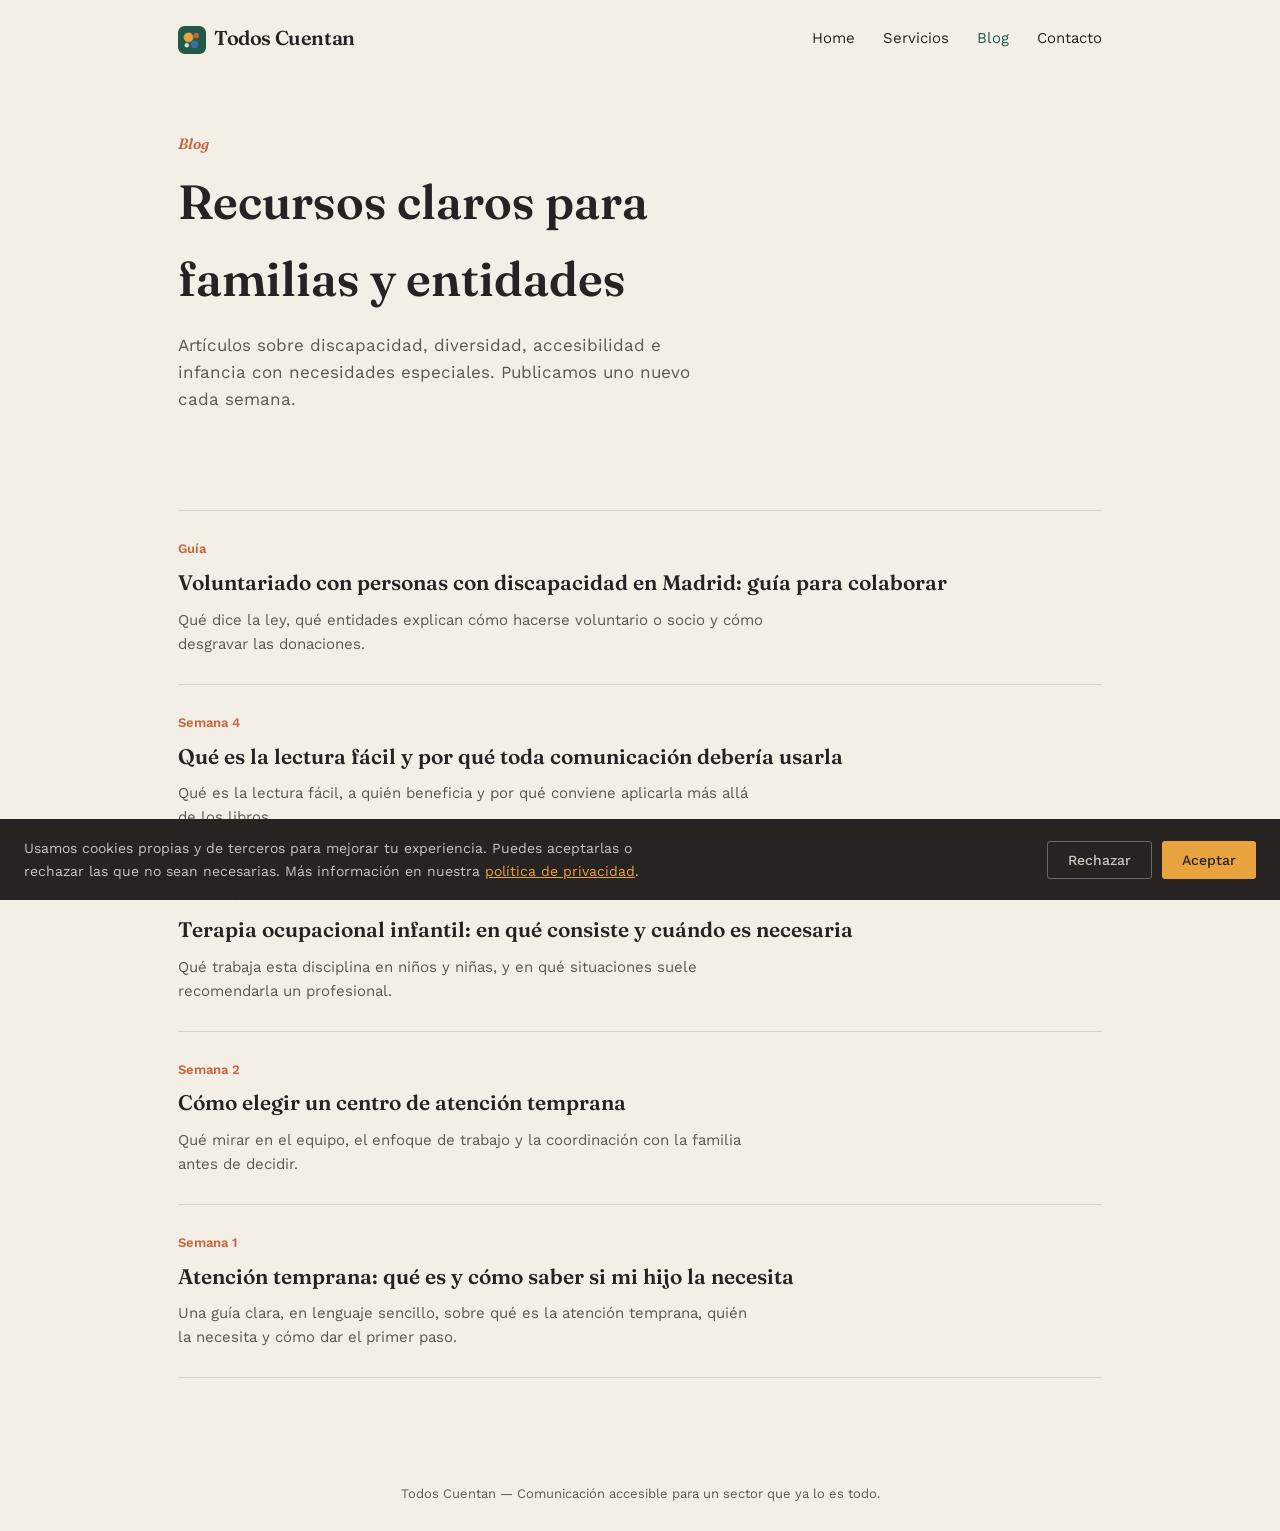
<file: blog.html>
<!DOCTYPE html>
<html lang="es">
<head>
<meta charset="UTF-8">
<meta name="viewport" content="width=device-width, initial-scale=1.0">
<title>Blog — Todos Cuentan</title>
<meta name="description" content="Artículos sobre discapacidad, diversidad, accesibilidad e infancia con necesidades especiales: recursos claros para familias y entidades.">
<link rel="canonical" href="https://todoscuentan.org/blog.html">
<meta property="og:title" content="Blog — Todos Cuentan">
<meta property="og:description" content="Artículos sobre discapacidad, diversidad, accesibilidad e infancia con necesidades especiales: recursos claros para familias y entidades.">
<meta property="og:type" content="website">
<meta property="og:url" content="https://todoscuentan.org/blog.html">
<link rel="preconnect" href="https://fonts.googleapis.com">
<link rel="preconnect" href="https://fonts.gstatic.com" crossorigin>
<link href="https://fonts.googleapis.com/css2?family=Fraunces:opsz,wght@9..144,400;9..144,500;9..144,600&family=Work+Sans:wght@400;500;600&display=swap" rel="stylesheet">
<link rel="stylesheet" href="styles.css">
<link rel="icon" type="image/svg+xml" href="favicon.svg">
<link rel="icon" type="image/png" sizes="32x32" href="favicon-32.png">
<link rel="apple-touch-icon" href="apple-touch-icon.png">
</head>
<body>

<header>
  <div class="wrap nav">
    <a class="brand" href="index.html"><img src="logo-mark.png" alt="Todos Cuentan" width="28" height="28" style="vertical-align:middle;border-radius:6px;margin-right:8px;">Todos Cuentan</a>
    <nav>
      <ul>
        <li><a href="index.html">Home</a></li>
        <li><a href="servicios.html">Servicios</a></li>
        <li><a href="blog.html" class="active">Blog</a></li>
        <li><a href="contacto.html">Contacto</a></li>
      </ul>
    </nav>
  </div>
</header>

<div class="page-header">
  <div class="wrap">
    <div class="section-label">Blog</div>
    <h1>Recursos claros para familias y entidades</h1>
    <p class="lead">Artículos sobre discapacidad, diversidad, accesibilidad e infancia con necesidades especiales. Publicamos uno nuevo cada semana.</p>
  </div>
</div>

<section style="padding-top:0;">
  <div class="wrap">
    <div class="blog-list">
      <a class="blog-card" href="blog-voluntariado-discapacidad-madrid.html">
        <span class="fecha">Guía</span>
        <h3>Voluntariado con personas con discapacidad en Madrid: guía para colaborar</h3>
        <p>Qué dice la ley, qué entidades explican cómo hacerse voluntario o socio y cómo desgravar las donaciones.</p>
      </a>
      <a class="blog-card" href="blog-lectura-facil.html">
        <span class="fecha">Semana 4</span>
        <h3>Qué es la lectura fácil y por qué toda comunicación debería usarla</h3>
        <p>Qué es la lectura fácil, a quién beneficia y por qué conviene aplicarla más allá de los libros.</p>
      </a>
      <a class="blog-card" href="blog-terapia-ocupacional-infantil.html">
        <span class="fecha">Semana 3</span>
        <h3>Terapia ocupacional infantil: en qué consiste y cuándo es necesaria</h3>
        <p>Qué trabaja esta disciplina en niños y niñas, y en qué situaciones suele recomendarla un profesional.</p>
      </a>
      <a class="blog-card" href="blog-como-elegir-centro-atencion-temprana.html">
        <span class="fecha">Semana 2</span>
        <h3>Cómo elegir un centro de atención temprana</h3>
        <p>Qué mirar en el equipo, el enfoque de trabajo y la coordinación con la familia antes de decidir.</p>
      </a>
      <a class="blog-card" href="blog-atencion-temprana-que-es.html">
        <span class="fecha">Semana 1</span>
        <h3>Atención temprana: qué es y cómo saber si mi hijo la necesita</h3>
        <p>Una guía clara, en lenguaje sencillo, sobre qué es la atención temprana, quién la necesita y cómo dar el primer paso.</p>
      </a>
      <!-- Cada semana, añade aquí una nueva tarjeta con el mismo formato, apuntando al nuevo archivo blog-tu-titulo.html -->
    </div>
  </div>
</section>

<footer>
  <div class="wrap">
    Todos Cuentan — Comunicación accesible para un sector que ya lo es todo.
  </div>
</footer>

<script src="cookie-banner.js"></script>
</body>
</html>
</file>
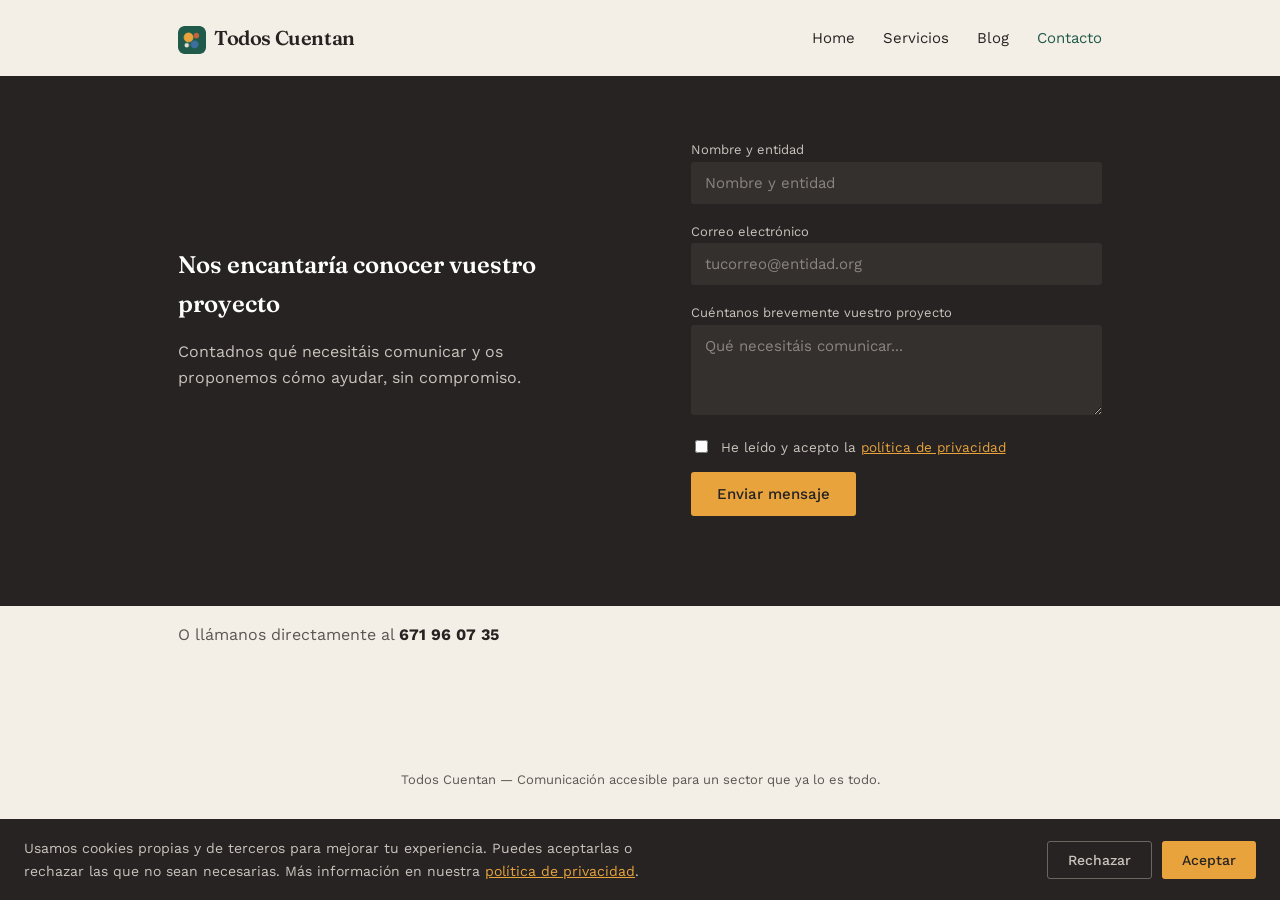
<file: contacto.html>
<!DOCTYPE html>
<html lang="es">
<head>
<meta charset="UTF-8">
<meta name="viewport" content="width=device-width, initial-scale=1.0">
<title>Contacto — Todos Cuentan</title>
<meta name="description" content="Contacta con Todos Cuentan: comunicación, contenidos y SEO para entidades de discapacidad, diversidad e infancia con necesidades especiales.">
<link rel="canonical" href="https://todoscuentan.org/contacto.html">
<meta property="og:title" content="Contacto — Todos Cuentan">
<meta property="og:description" content="Contacta con Todos Cuentan: comunicación, contenidos y SEO para entidades de discapacidad, diversidad e infancia con necesidades especiales.">
<meta property="og:type" content="website">
<meta property="og:url" content="https://todoscuentan.org/contacto.html">
<link rel="preconnect" href="https://fonts.googleapis.com">
<link rel="preconnect" href="https://fonts.gstatic.com" crossorigin>
<link href="https://fonts.googleapis.com/css2?family=Fraunces:opsz,wght@9..144,400;9..144,500;9..144,600&family=Work+Sans:wght@400;500;600&display=swap" rel="stylesheet">
<link rel="stylesheet" href="styles.css">
<link rel="icon" type="image/svg+xml" href="favicon.svg">
<link rel="icon" type="image/png" sizes="32x32" href="favicon-32.png">
<link rel="apple-touch-icon" href="apple-touch-icon.png">
</head>
<body>

<header>
  <div class="wrap nav">
    <a class="brand" href="index.html"><img src="logo-mark.png" alt="Todos Cuentan" width="28" height="28" style="vertical-align:middle;border-radius:6px;margin-right:8px;">Todos Cuentan</a>
    <nav>
      <ul>
        <li><a href="index.html">Home</a></li>
        <li><a href="servicios.html">Servicios</a></li>
        <li><a href="blog.html">Blog</a></li>
        <li><a href="contacto.html" class="active">Contacto</a></li>
      </ul>
    </nav>
  </div>
</header>

<section class="contacto contacto-standalone">
  <div class="wrap">
    <div>
      <h1>Nos encantaría conocer vuestro proyecto</h1>
      <p class="lead">Contadnos qué necesitáis comunicar y os proponemos cómo ayudar, sin compromiso.</p>
    </div>
    <form name="contacto" method="POST" data-netlify="true" netlify-honeypot="bot-field" action="/gracias.html">
      <input type="hidden" name="form-name" value="contacto">
      <p style="display:none;">
        <label>No rellenar si eres humano: <input name="bot-field"></label>
      </p>
      <div>
        <label for="nombre">Nombre y entidad</label>
        <input id="nombre" name="nombre" type="text" placeholder="Nombre y entidad" required>
      </div>
      <div>
        <label for="email">Correo electrónico</label>
        <input id="email" name="email" type="email" placeholder="tucorreo@entidad.org" required>
      </div>
      <div>
        <label for="mensaje">Cuéntanos brevemente vuestro proyecto</label>
        <textarea id="mensaje" name="mensaje" placeholder="Qué necesitáis comunicar..."></textarea>
      </div>
      <div class="privacy-check">
        <input type="checkbox" id="privacidad" name="privacidad" required>
        <label for="privacidad">He leído y acepto la <a href="#" id="privacy-link">política de privacidad</a></label>
      </div>
      <button type="submit" class="btn btn-primary">Enviar mensaje</button>
    </form>
  </div>
</section>

<section style="padding-top:0;">
  <div class="wrap">
    <p style="font-size:16px; color:var(--gris);">O llámanos directamente al <strong style="color:var(--tinta);">671 96 07 35</strong></p>
  </div>
</section>

<!-- Pop-up de política de privacidad -->
<div id="privacy-modal" class="modal-overlay" hidden>
  <div class="modal-box" role="dialog" aria-modal="true" aria-labelledby="privacy-title">
    <button type="button" id="privacy-close" class="modal-close" aria-label="Cerrar">✕</button>
    <h2 id="privacy-title">Política de privacidad</h2>
    <div class="modal-body">
      <p><strong>Responsable del tratamiento:</strong> Todos Cuentan, S.L.U.</p>
      <p><strong>Finalidad:</strong> Gestionar las consultas y solicitudes de información que nos enviéis a través de este formulario, y responderos por el medio de contacto que nos facilitéis.</p>
      <p><strong>Legitimación:</strong> El consentimiento que otorgáis al marcar la casilla de aceptación y enviar el formulario.</p>
      <p><strong>Destinatarios:</strong> No se ceden datos a terceros, salvo obligación legal. Los datos del formulario se gestionan a través de Netlify (proveedor de hosting), que actúa como encargado del tratamiento.</p>
      <p><strong>Conservación:</strong> Los datos se conservarán mientras sean necesarios para atender vuestra consulta, y no más tiempo del necesario para los fines para los que se recabaron.</p>
      <p><strong>Derechos:</strong> Podéis ejercer vuestros derechos de acceso, rectificación, supresión, oposición, limitación y portabilidad escribiendo a contacto@todoscuentan.org o llamando al 671 96 07 35.</p>
    </div>
  </div>
</div>

<footer>
  <div class="wrap">
    Todos Cuentan — Comunicación accesible para un sector que ya lo es todo.
  </div>
</footer>

<script>
  const modal = document.getElementById('privacy-modal');
  const openLink = document.getElementById('privacy-link');
  const closeBtn = document.getElementById('privacy-close');

  function openModal(e) {
    if (e) e.preventDefault();
    modal.hidden = false;
    closeBtn.focus();
    document.body.style.overflow = 'hidden';
  }
  function closeModal() {
    modal.hidden = true;
    document.body.style.overflow = '';
    openLink.focus();
  }

  openLink.addEventListener('click', openModal);
  closeBtn.addEventListener('click', closeModal);
  modal.addEventListener('click', function (e) {
    if (e.target === modal) closeModal();
  });
  document.addEventListener('keydown', function (e) {
    if (e.key === 'Escape' && !modal.hidden) closeModal();
  });
</script>
<script src="cookie-banner.js"></script>

</body>
</html>
</file>
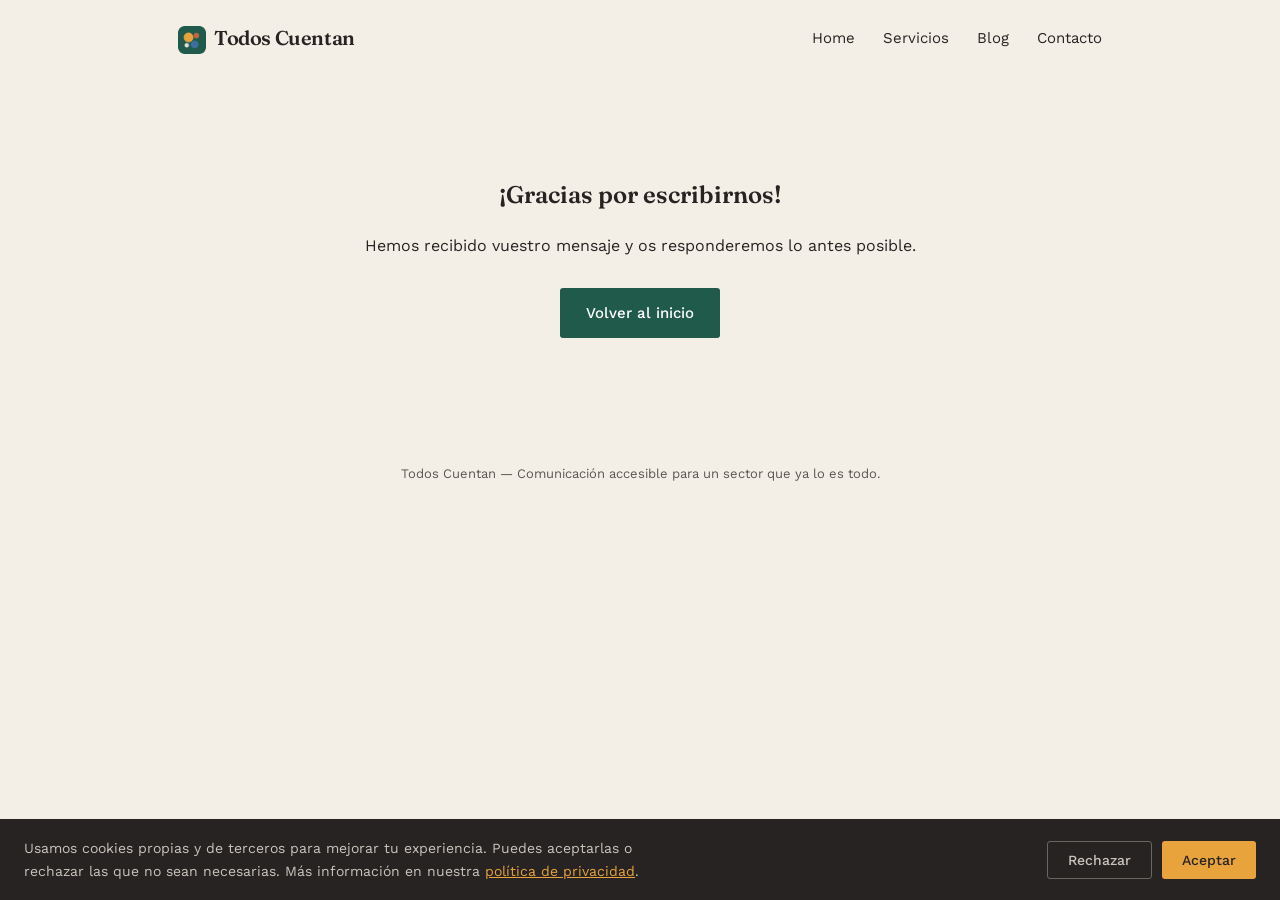
<file: gracias.html>
<!DOCTYPE html>
<html lang="es">
<head>
<meta charset="UTF-8">
<meta name="viewport" content="width=device-width, initial-scale=1.0">
<title>Gracias — Todos Cuentan</title>
<meta name="robots" content="noindex">
<link rel="preconnect" href="https://fonts.googleapis.com">
<link rel="preconnect" href="https://fonts.gstatic.com" crossorigin>
<link href="https://fonts.googleapis.com/css2?family=Fraunces:opsz,wght@9..144,400;9..144,500;9..144,600&family=Work+Sans:wght@400;500;600&display=swap" rel="stylesheet">
<link rel="stylesheet" href="styles.css">
<link rel="icon" type="image/svg+xml" href="favicon.svg">
<link rel="icon" type="image/png" sizes="32x32" href="favicon-32.png">
<link rel="apple-touch-icon" href="apple-touch-icon.png">
</head>
<body>

<header>
  <div class="wrap nav">
    <a class="brand" href="index.html"><img src="logo-mark.png" alt="Todos Cuentan" width="28" height="28" style="vertical-align:middle;border-radius:6px;margin-right:8px;">Todos Cuentan</a>
    <nav>
      <ul>
        <li><a href="index.html">Home</a></li>
        <li><a href="servicios.html">Servicios</a></li>
        <li><a href="blog.html">Blog</a></li>
        <li><a href="contacto.html">Contacto</a></li>
      </ul>
    </nav>
  </div>
</header>

<section style="padding: 100px 0;">
  <div class="wrap" style="text-align:center;">
    <h1>¡Gracias por escribirnos!</h1>
    <p class="lead" style="margin:18px auto 30px;">Hemos recibido vuestro mensaje y os responderemos lo antes posible.</p>
    <a href="index.html" class="btn btn-primary">Volver al inicio</a>
  </div>
</section>

<footer>
  <div class="wrap">
    Todos Cuentan — Comunicación accesible para un sector que ya lo es todo.
  </div>
</footer>

<script src="cookie-banner.js"></script>
</body>
</html>
</file>
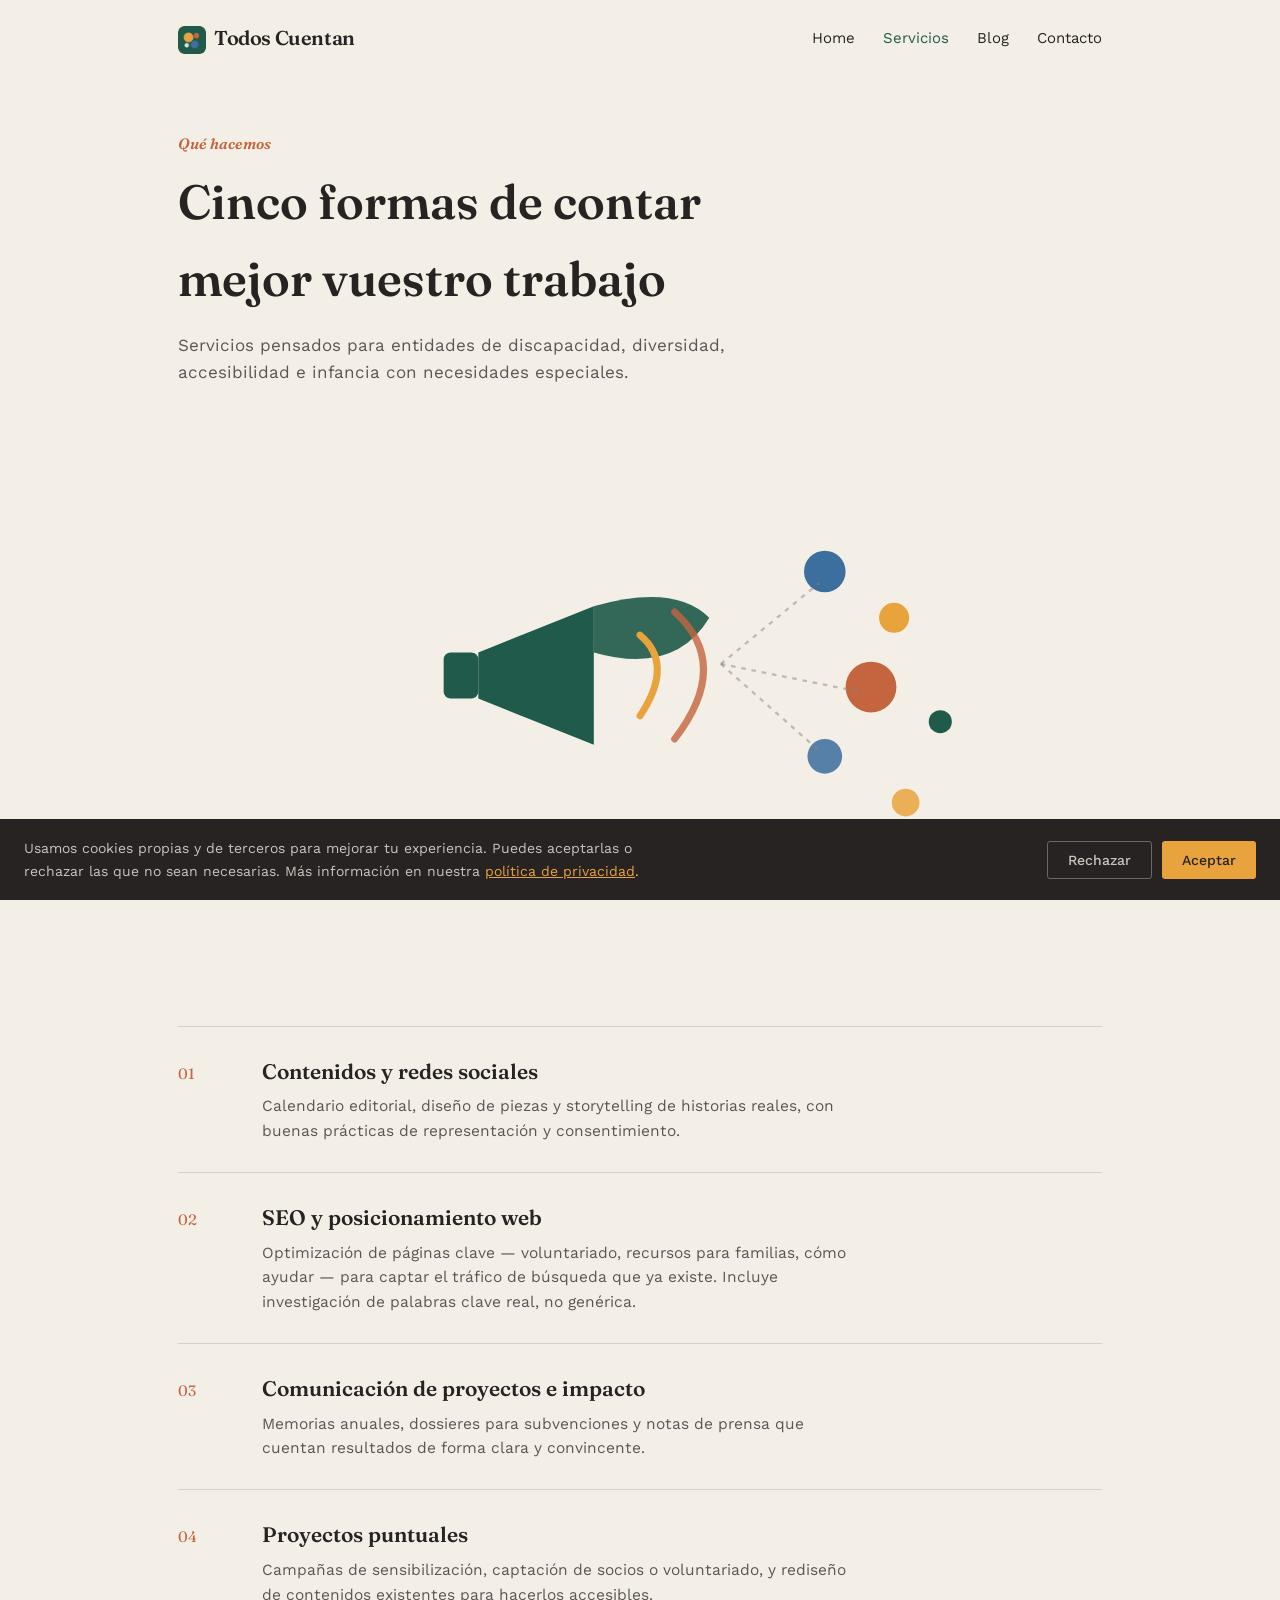
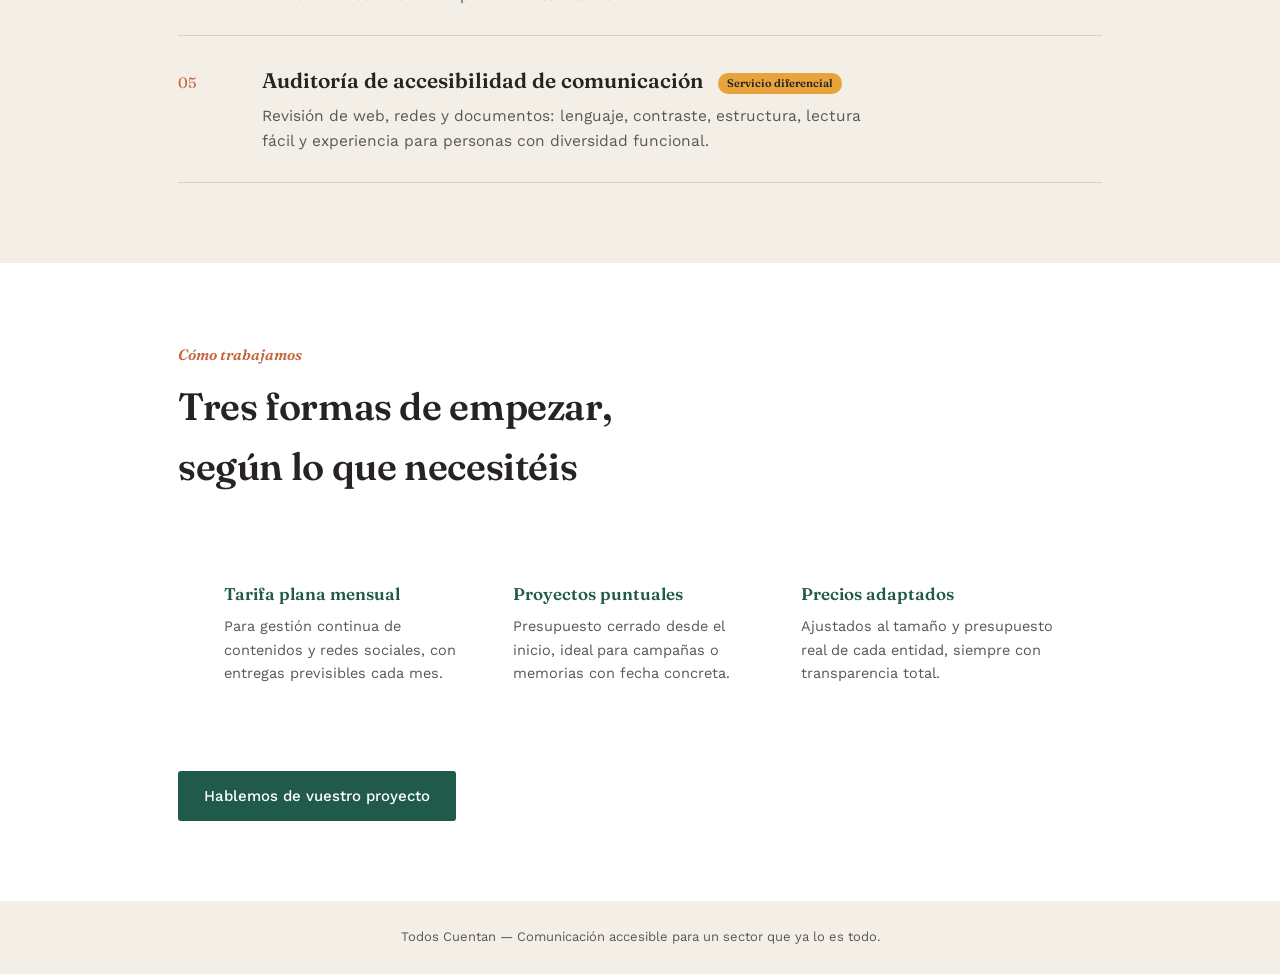
<file: servicios.html>
<!DOCTYPE html>
<html lang="es">
<head>
<meta charset="UTF-8">
<meta name="viewport" content="width=device-width, initial-scale=1.0">
<title>Servicios — Todos Cuentan</title>
<meta name="description" content="Contenidos y redes sociales, SEO, comunicación de impacto, proyectos puntuales y auditoría de accesibilidad, para entidades del tercer sector.">
<link rel="canonical" href="https://todoscuentan.org/servicios.html">
<meta property="og:title" content="Servicios — Todos Cuentan">
<meta property="og:description" content="Contenidos y redes sociales, SEO, comunicación de impacto, proyectos puntuales y auditoría de accesibilidad, para entidades del tercer sector.">
<meta property="og:type" content="website">
<meta property="og:url" content="https://todoscuentan.org/servicios.html">
<link rel="preconnect" href="https://fonts.googleapis.com">
<link rel="preconnect" href="https://fonts.gstatic.com" crossorigin>
<link href="https://fonts.googleapis.com/css2?family=Fraunces:opsz,wght@9..144,400;9..144,500;9..144,600&family=Work+Sans:wght@400;500;600&display=swap" rel="stylesheet">
<link rel="stylesheet" href="styles.css">
<link rel="icon" type="image/svg+xml" href="favicon.svg">
<link rel="icon" type="image/png" sizes="32x32" href="favicon-32.png">
<link rel="apple-touch-icon" href="apple-touch-icon.png">
<script type="application/ld+json">
{
  "@context": "https://schema.org",
  "@type": "Service",
  "serviceType": "Comunicación y SEO para el tercer sector",
  "provider": { "@type": "Organization", "name": "Todos Cuentan" },
  "areaServed": "ES",
  "audience": {
    "@type": "Audience",
    "audienceType": "Entidades de discapacidad, diversidad, accesibilidad e infancia con necesidades especiales"
  },
  "hasOfferCatalog": {
    "@type": "OfferCatalog",
    "name": "Servicios de Todos Cuentan",
    "itemListElement": [
      { "@type": "Offer", "itemOffered": { "@type": "Service", "name": "Contenidos y redes sociales" } },
      { "@type": "Offer", "itemOffered": { "@type": "Service", "name": "SEO y posicionamiento web" } },
      { "@type": "Offer", "itemOffered": { "@type": "Service", "name": "Comunicación de proyectos e impacto" } },
      { "@type": "Offer", "itemOffered": { "@type": "Service", "name": "Proyectos puntuales" } },
      { "@type": "Offer", "itemOffered": { "@type": "Service", "name": "Auditoría de accesibilidad de comunicación" } }
    ]
  }
}
</script>
</head>
<body>

<header>
  <div class="wrap nav">
    <a class="brand" href="index.html"><img src="logo-mark.png" alt="Todos Cuentan" width="28" height="28" style="vertical-align:middle;border-radius:6px;margin-right:8px;">Todos Cuentan</a>
    <nav>
      <ul>
        <li><a href="index.html">Home</a></li>
        <li><a href="servicios.html" class="active">Servicios</a></li>
        <li><a href="blog.html">Blog</a></li>
        <li><a href="contacto.html">Contacto</a></li>
      </ul>
    </nav>
  </div>
</header>

<div class="page-header">
  <div class="wrap">
    <div class="section-label">Qué hacemos</div>
    <h1>Cinco formas de contar mejor vuestro trabajo</h1>
    <p class="lead">Servicios pensados para entidades de discapacidad, diversidad, accesibilidad e infancia con necesidades especiales.</p>
    <img src="img-servicios.svg" alt="Servicios de comunicación y SEO accesibles para entidades de discapacidad y diversidad" style="width:100%; height:auto; border-radius:6px; margin-top:30px;" width="800" height="420">
  </div>
</div>

<section style="padding-top:20px;">
  <div class="wrap">
    <div class="servicios-list">
      <div class="servicio">
        <div class="num">01</div>
        <div>
          <h3>Contenidos y redes sociales</h3>
          <p>Calendario editorial, diseño de piezas y storytelling de historias reales, con buenas prácticas de representación y consentimiento.</p>
        </div>
      </div>
      <div class="servicio">
        <div class="num">02</div>
        <div>
          <h3>SEO y posicionamiento web</h3>
          <p>Optimización de páginas clave — voluntariado, recursos para familias, cómo ayudar — para captar el tráfico de búsqueda que ya existe. Incluye investigación de palabras clave real, no genérica.</p>
        </div>
      </div>
      <div class="servicio">
        <div class="num">03</div>
        <div>
          <h3>Comunicación de proyectos e impacto</h3>
          <p>Memorias anuales, dossieres para subvenciones y notas de prensa que cuentan resultados de forma clara y convincente.</p>
        </div>
      </div>
      <div class="servicio">
        <div class="num">04</div>
        <div>
          <h3>Proyectos puntuales</h3>
          <p>Campañas de sensibilización, captación de socios o voluntariado, y rediseño de contenidos existentes para hacerlos accesibles.</p>
        </div>
      </div>
      <div class="servicio">
        <div class="num">05</div>
        <div>
          <h3>Auditoría de accesibilidad de comunicación <span class="tag-diferencial">Servicio diferencial</span></h3>
          <p>Revisión de web, redes y documentos: lenguaje, contraste, estructura, lectura fácil y experiencia para personas con diversidad funcional.</p>
        </div>
      </div>
    </div>
  </div>
</section>

<section style="background:#fff;">
  <div class="wrap">
    <div class="section-label">Cómo trabajamos</div>
    <h2 class="section-title">Tres formas de empezar, según lo que necesitéis</h2>
    <div class="modelo">
      <div class="modelo-item">
        <h3>Tarifa plana mensual</h3>
        <p>Para gestión continua de contenidos y redes sociales, con entregas previsibles cada mes.</p>
      </div>
      <div class="modelo-item">
        <h3>Proyectos puntuales</h3>
        <p>Presupuesto cerrado desde el inicio, ideal para campañas o memorias con fecha concreta.</p>
      </div>
      <div class="modelo-item">
        <h3>Precios adaptados</h3>
        <p>Ajustados al tamaño y presupuesto real de cada entidad, siempre con transparencia total.</p>
      </div>
    </div>
    <div style="margin-top:40px;">
      <a href="contacto.html" class="btn btn-primary">Hablemos de vuestro proyecto</a>
    </div>
  </div>
</section>

<footer>
  <div class="wrap">
    Todos Cuentan — Comunicación accesible para un sector que ya lo es todo.
  </div>
</footer>

<script src="cookie-banner.js"></script>
</body>
</html>
</file>
<file: styles.css>
:root {
  --verde: #1F5A4A;
  --verde-osc: #163f34;
  --mostaza: #E8A33D;
  --crema: #F4EFE6;
  --tinta: #262322;
  --gris: #5a5652;
  --coral: #C4653F;
  --azul: #3C6E9E;
}

* { box-sizing: border-box; }
html { scroll-behavior: smooth; }

body {
  margin: 0;
  font-family: 'Work Sans', sans-serif;
  color: var(--tinta);
  background: var(--crema);
  line-height: 1.6;
}

h1, h2, h3 { font-family: 'Fraunces', serif; font-weight: 600; margin: 0; }
a { color: inherit; }

.wrap { max-width: 980px; margin: 0 auto; padding: 0 28px; }

header { padding: 22px 0; }
.nav { display: flex; justify-content: space-between; align-items: center; }
.brand { font-family: 'Fraunces', serif; font-size: 20px; font-weight: 600; letter-spacing: -0.02em; text-decoration: none; }
nav ul { list-style: none; display: flex; gap: 28px; margin: 0; padding: 0; font-size: 15px; }
nav a { text-decoration: none; color: var(--tinta); }
nav a:hover, nav a.active { color: var(--verde); }

/* Hero (home) */
.hero { padding: 70px 0 90px; position: relative; overflow: hidden; }
.hero .wrap { position: relative; z-index: 2; }
.hero h1 { font-size: clamp(40px, 6vw, 64px); line-height: 1.05; letter-spacing: -0.02em; max-width: 11ch; }
.hero p.lead { font-size: 19px; color: var(--gris); max-width: 46ch; margin-top: 22px; }
.dots { position: absolute; top: 30px; right: -40px; width: 360px; height: 360px; z-index: 1; opacity: 0.9; }

.cta-row { margin-top: 34px; display: flex; gap: 16px; flex-wrap: wrap; }
.btn { display: inline-block; padding: 13px 26px; border-radius: 3px; text-decoration: none; font-size: 15px; font-weight: 500; transition: transform 0.15s ease; border: none; cursor: pointer; font-family: 'Work Sans', sans-serif; }
.btn:hover { transform: translateY(-1px); }
.btn-primary { background: var(--verde); color: #fff; }
.btn-primary:hover { background: var(--verde-osc); }
.btn-ghost { border: 1.5px solid var(--tinta); color: var(--tinta); background: transparent; }

/* Page header (non-home pages) */
.page-header { padding: 56px 0 40px; }
.page-header .section-label { margin-bottom: 8px; }
.page-header h1 { font-size: clamp(32px, 5vw, 48px); max-width: 18ch; }
.page-header p.lead { font-size: 17px; color: var(--gris); max-width: 50ch; margin-top: 14px; }

/* Manifesto strip */
.manifesto { background: var(--verde); color: var(--crema); padding: 46px 0; }
.manifesto p { font-family: 'Fraunces', serif; font-size: clamp(22px, 3vw, 30px); font-weight: 500; max-width: 30ch; line-height: 1.3; margin: 0; }
.manifesto span { color: var(--mostaza); }

section { padding: 80px 0; }
.section-label { font-size: 15px; color: var(--coral); font-weight: 600; margin-bottom: 10px; font-family: 'Fraunces', serif; font-style: italic; }
h2.section-title { font-size: clamp(28px, 4vw, 38px); max-width: 18ch; letter-spacing: -0.01em; }

/* Por qué (home) */
.porque { display: grid; grid-template-columns: 1fr 1fr; gap: 50px; align-items: start; margin-top: 40px; }
.porque-item { padding-top: 18px; border-top: 2px solid var(--tinta); }
.porque-item h3 { font-size: 19px; margin-bottom: 8px; }
.porque-item p { color: var(--gris); font-size: 15.5px; margin: 0; }

/* Servicios list */
.servicios-list { margin-top: 40px; }
.servicio { display: grid; grid-template-columns: 60px 1fr; gap: 24px; padding: 28px 0; border-bottom: 1px solid rgba(38,35,34,0.15); align-items: baseline; }
.servicio:first-child { border-top: 1px solid rgba(38,35,34,0.15); }
.servicio .num { font-family: 'Fraunces', serif; font-size: 15px; color: var(--coral); }
.servicio h3 { font-size: 21px; margin-bottom: 6px; }
.servicio p { color: var(--gris); font-size: 15.5px; margin: 0; max-width: 60ch; }
.tag-diferencial { display: inline-block; background: var(--mostaza); color: var(--tinta); font-size: 11px; font-weight: 600; padding: 2px 9px; border-radius: 10px; margin-left: 10px; vertical-align: middle; }

/* Cómo trabajamos */
.modelo { background: #fff; border-radius: 4px; padding: 46px; margin-top: 36px; display: grid; grid-template-columns: repeat(3, 1fr); gap: 34px; }
.modelo-item h3 { font-size: 17px; margin-bottom: 8px; color: var(--verde); }
.modelo-item p { font-size: 14.5px; color: var(--gris); margin: 0; }

/* Blog listing */
.blog-list { margin-top: 40px; display: flex; flex-direction: column; gap: 0; }
.blog-card { display: block; text-decoration: none; color: inherit; padding: 28px 0; border-bottom: 1px solid rgba(38,35,34,0.15); }
.blog-card:first-child { border-top: 1px solid rgba(38,35,34,0.15); }
.blog-card .fecha { font-size: 13px; color: var(--coral); font-weight: 600; margin-bottom: 6px; display: block; }
.blog-card h3 { font-size: 21px; margin-bottom: 8px; transition: color 0.15s ease; }
.blog-card:hover h3 { color: var(--verde); }
.blog-card p { color: var(--gris); font-size: 15px; margin: 0; max-width: 65ch; }

/* Blog post */
.post-header { padding: 56px 0 20px; }
.post-header .fecha { font-size: 13px; color: var(--coral); font-weight: 600; display: block; margin-bottom: 10px; }
.post-header h1 { font-size: clamp(30px, 5vw, 44px); max-width: 22ch; }
.post-body { max-width: 68ch; }
.post-body p { font-size: 16.5px; margin: 18px 0; }
.post-body h2 { font-size: 24px; margin-top: 40px; margin-bottom: 12px; }
.post-body h3 { font-size: 19px; margin-top: 26px; margin-bottom: 8px; }
.post-body ul, .post-body ol { font-size: 16.5px; padding-left: 22px; }
.post-body li { margin-bottom: 8px; }
.post-cta { background: #fff; border-left: 4px solid var(--mostaza); padding: 20px 24px; margin: 34px 0; border-radius: 3px; }
.post-cta p { margin: 0 0 10px; }
.back-link { display: inline-block; margin-top: 40px; font-size: 14px; color: var(--verde); text-decoration: none; font-weight: 500; }

/* Contacto */
.contacto { background: var(--tinta); color: var(--crema); }
.contacto .wrap { display: grid; grid-template-columns: 1.1fr 1fr; gap: 60px; align-items: center; }
.contacto h1, .contacto h2 { color: #fff; }
.contacto p.lead { color: #c9c4bd; margin-top: 16px; font-size: 16px; max-width: 40ch; }
form { display: flex; flex-direction: column; gap: 14px; }
label { font-size: 13px; color: #c9c4bd; }
input, textarea { width: 100%; padding: 12px 14px; border-radius: 3px; border: none; font-family: 'Work Sans', sans-serif; font-size: 15px; background: #34302e; color: #fff; }
input::placeholder, textarea::placeholder { color: #8a8580; }
textarea { min-height: 90px; resize: vertical; }
.contacto .btn-primary { background: var(--mostaza); color: var(--tinta); align-self: flex-start; }
.contacto .btn-primary:hover { background: #d99527; }
.contacto-standalone { padding: 60px 0 90px; }

.privacy-check { display: flex; align-items: flex-start; gap: 10px; font-size: 13.5px; color: #c9c4bd; }
.privacy-check input[type="checkbox"] { width: auto; margin-top: 3px; flex-shrink: 0; accent-color: var(--mostaza); }
.privacy-check label { font-size: 13.5px; color: #c9c4bd; }
.privacy-check a { color: var(--mostaza); text-decoration: underline; }
.privacy-check a:hover { color: #fff; }

/* Pop-up política de privacidad */
.modal-overlay {
  position: fixed;
  inset: 0;
  background: rgba(38,35,34,0.6);
  display: flex;
  align-items: center;
  justify-content: center;
  padding: 24px;
  z-index: 100;
}
.modal-overlay[hidden] { display: none; }
.modal-box {
  background: #fff;
  color: var(--tinta);
  border-radius: 6px;
  max-width: 620px;
  width: 100%;
  max-height: 82vh;
  overflow-y: auto;
  padding: 40px 34px 34px;
  position: relative;
}
.modal-box h2 { font-size: 24px; margin-bottom: 18px; color: var(--verde); }
.modal-body p { font-size: 14.5px; color: var(--tinta); margin: 0 0 14px; line-height: 1.6; }
.modal-close {
  position: absolute;
  top: 16px;
  right: 18px;
  background: none;
  border: none;
  font-size: 18px;
  cursor: pointer;
  color: var(--gris);
  width: 32px;
  height: 32px;
  border-radius: 50%;
}
.modal-close:hover { background: var(--crema); color: var(--tinta); }

/* Banner de cookies */
#cookie-banner {
  position: fixed;
  bottom: 0;
  left: 0;
  right: 0;
  background: var(--tinta);
  color: var(--crema);
  padding: 18px 24px;
  display: flex;
  flex-wrap: wrap;
  align-items: center;
  justify-content: space-between;
  gap: 16px;
  z-index: 200;
}
#cookie-banner p {
  margin: 0;
  font-size: 14px;
  color: #c9c4bd;
  max-width: 70ch;
}
#cookie-banner p a { color: var(--mostaza); text-decoration: underline; }
#cookie-banner .cookie-actions { display: flex; gap: 10px; flex-shrink: 0; }
#cookie-banner .btn { padding: 10px 20px; font-size: 14px; }
#cookie-banner .btn-primary { background: var(--mostaza); color: var(--tinta); }
#cookie-banner .btn-primary:hover { background: #d99527; }
#cookie-banner .btn-ghost { border-color: #6b6660; color: #c9c4bd; }
@media (max-width: 600px) {
  #cookie-banner { flex-direction: column; align-items: flex-start; }
}

footer { padding: 26px 0; font-size: 13px; color: var(--gris); text-align: center; }

@media (max-width: 760px) {
  .porque, .modelo, .contacto .wrap { grid-template-columns: 1fr; }
  .dots { display: none; }
  nav ul { display: none; }
  .servicio { grid-template-columns: 1fr; gap: 8px; }
}
@media (prefers-reduced-motion: reduce) {
  html { scroll-behavior: auto; }
  .btn { transition: none; }
}
a:focus-visible, button:focus-visible, input:focus-visible, textarea:focus-visible {
  outline: 3px solid var(--azul);
  outline-offset: 2px;
}
</file>
